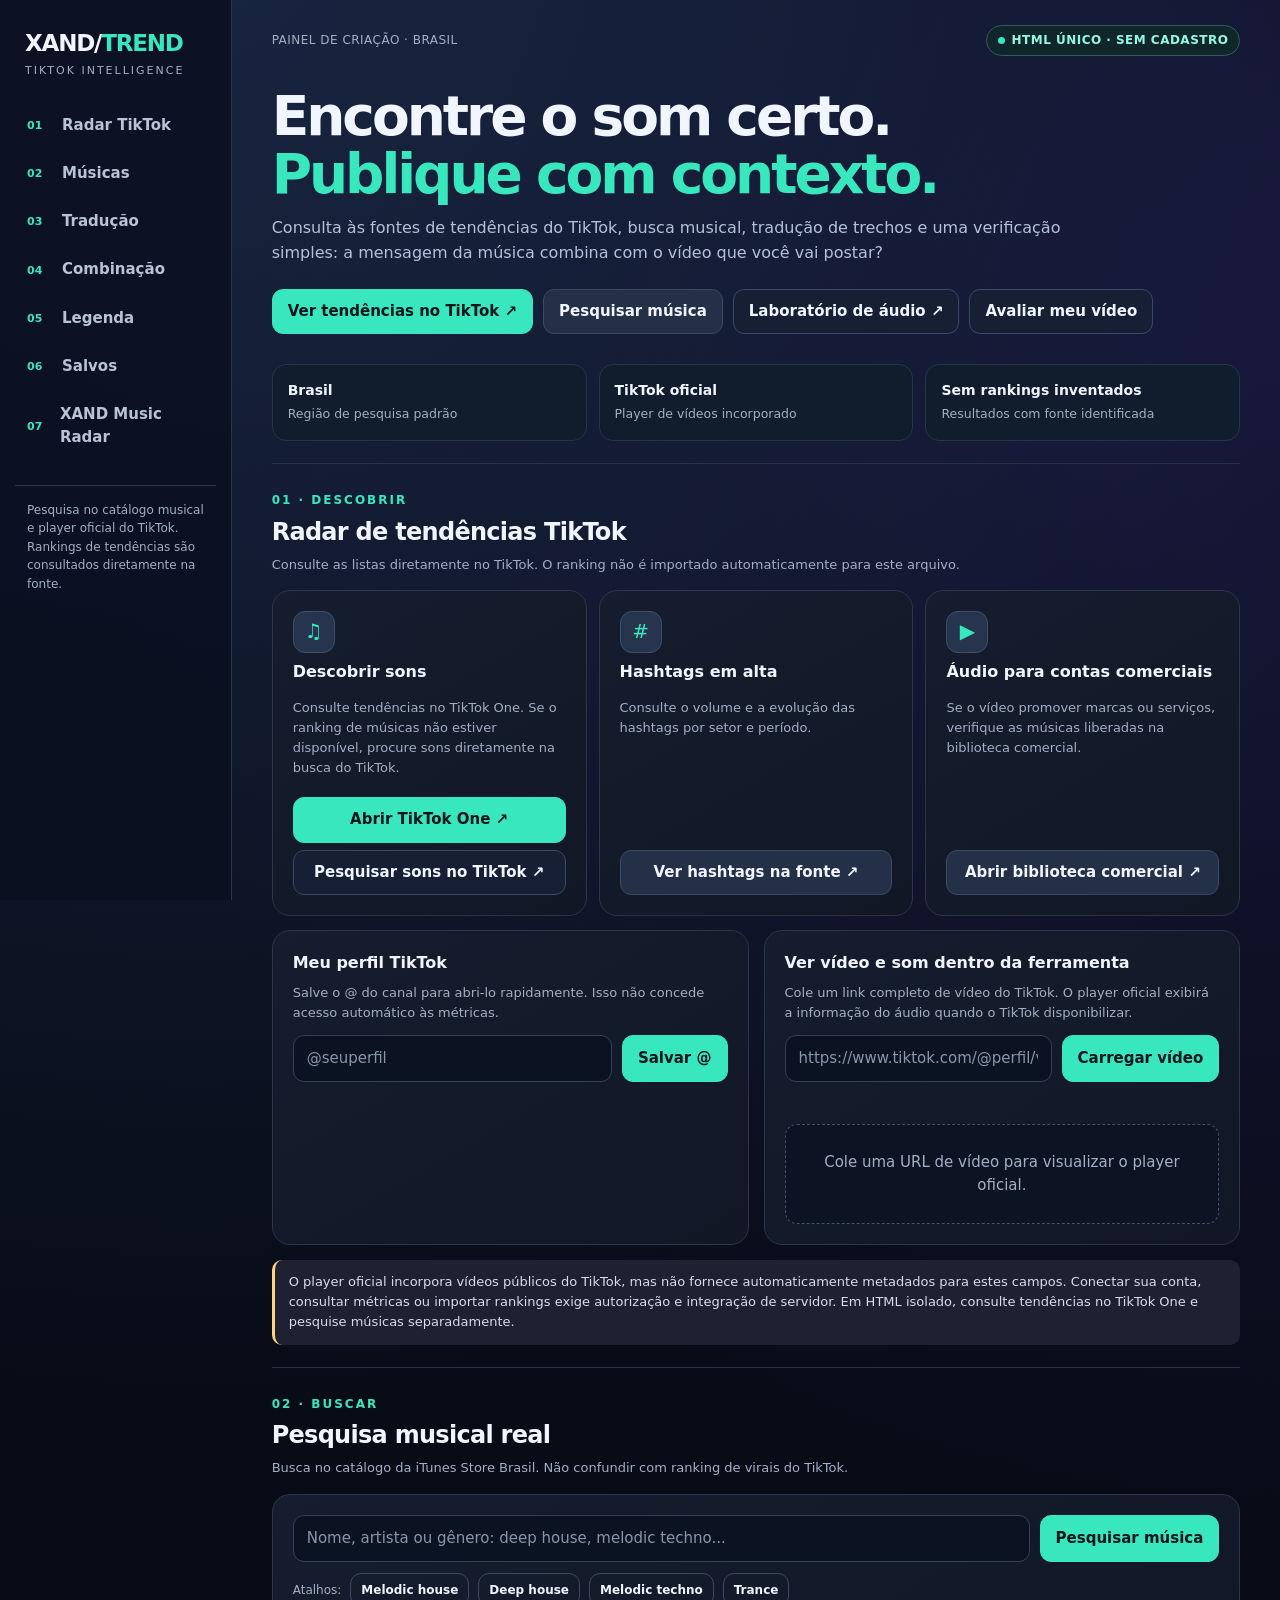
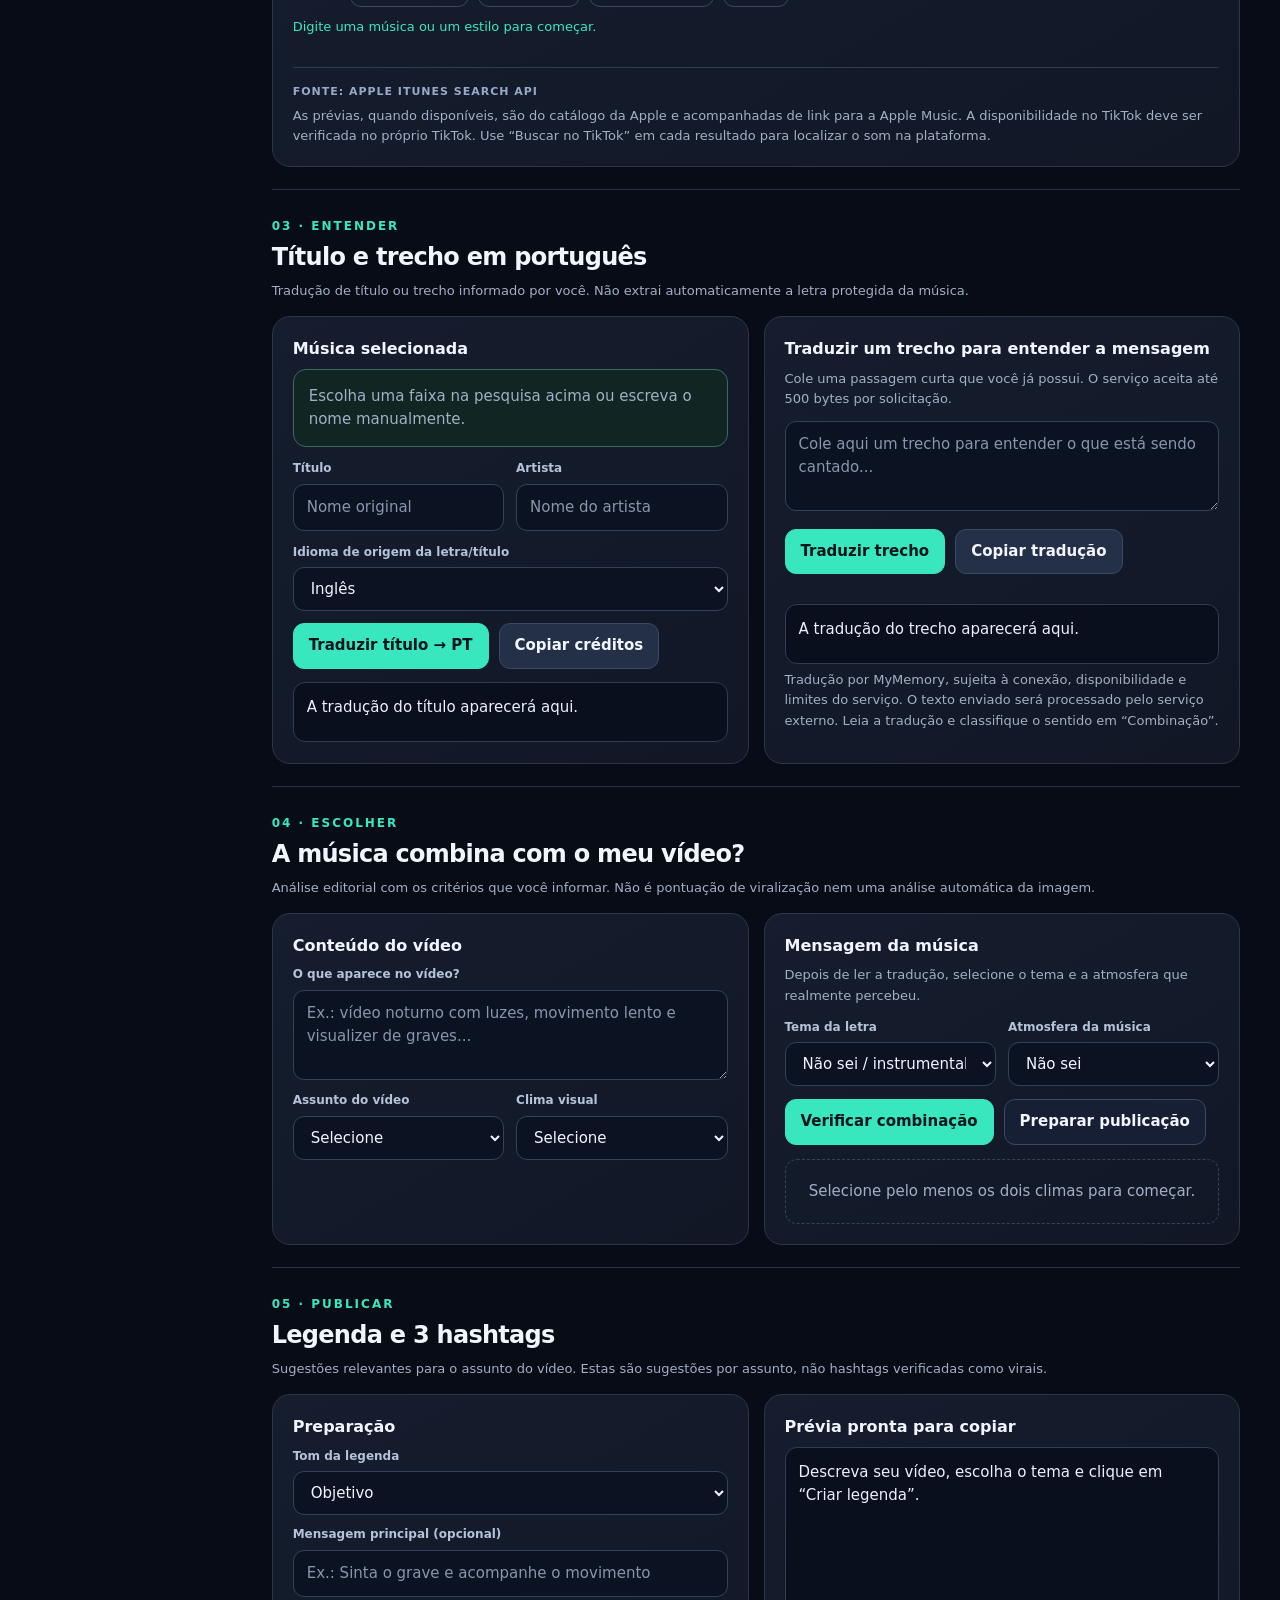
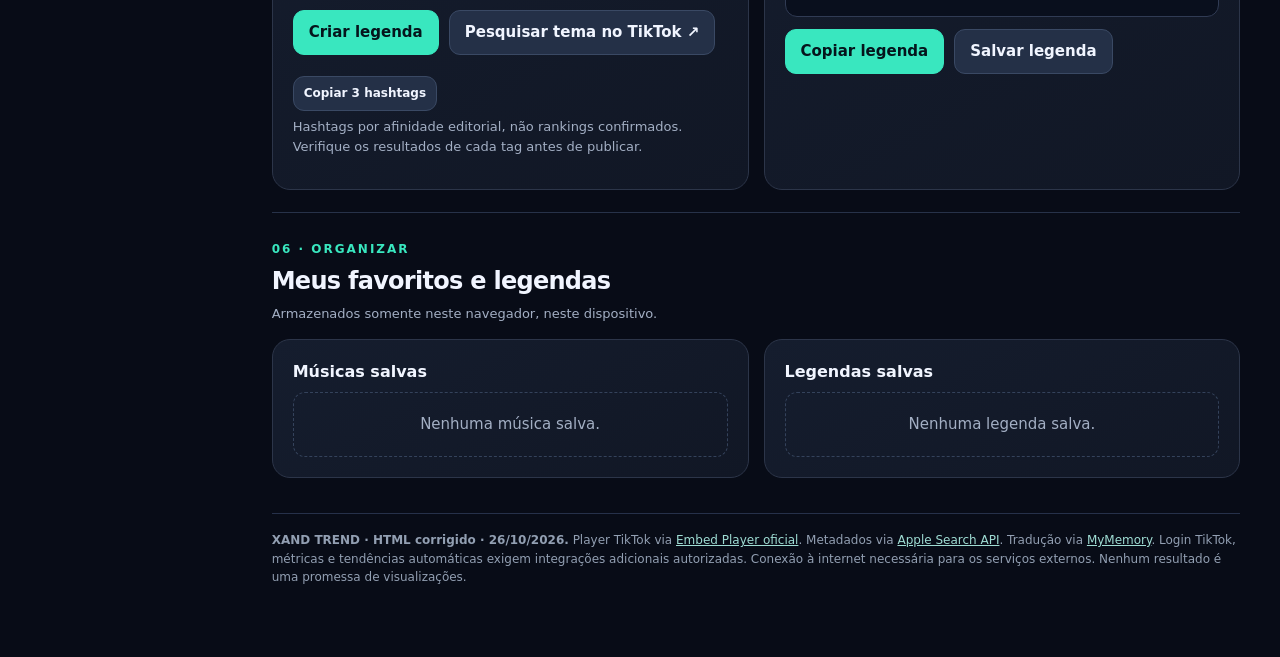
<file: index.html>
<!DOCTYPE html>
<html lang="pt-BR">
<head>
<meta charset="utf-8">
<meta name="viewport" content="width=device-width,initial-scale=1,viewport-fit=cover">
<meta name="theme-color" content="#0a1020">
<title>XAND • Radar TikTok | Música, contexto e publicação</title>
<style>
:root{--bg:#080c17;--panel:#111827;--panel2:#161e30;--line:#2c3549;--fg:#f1f5ff;--muted:#a3afc4;--accent:#39e7bf;--accent2:#7e89ff;--warn:#ffd27d;--err:#ff8b91;--radius:18px}*{box-sizing:border-box}html{scroll-behavior:smooth}body{margin:0;background:radial-gradient(circle at 15% -2%,#192642 0,transparent 36%),radial-gradient(circle at 100% 8%,#171539 0,transparent 32%),var(--bg);color:var(--fg);font:15px/1.55 system-ui,-apple-system,Segoe UI,Arial,sans-serif}a{color:inherit}button,input,select,textarea{font:inherit}button{cursor:pointer}button:disabled{opacity:.55;cursor:not-allowed}input,textarea,select{color:var(--fg);background:#0b1222;border:1px solid #35405a;border-radius:11px;width:100%;padding:11px 13px;outline:none}textarea{min-height:90px;resize:vertical}input:focus,textarea:focus,select:focus{border-color:var(--accent)}input::placeholder,textarea::placeholder{color:#8896ac}option{background:#151e30}.app{max-width:1320px;margin:auto;display:grid;grid-template-columns:232px minmax(0,1fr);min-height:100vh}.side{border-right:1px solid var(--line);padding:26px 15px;position:sticky;top:0;height:100vh;background:#0b1020d9}.mark{font-size:23px;letter-spacing:-1.2px;font-weight:900;padding:0 10px;display:block;text-decoration:none}.mark strong{color:var(--accent)}.brand-note{font-size:11px;letter-spacing:2px;color:var(--muted);padding:0 10px 25px}.side-nav{display:grid;gap:5px}.nav-link{display:flex;gap:10px;align-items:center;color:#b8c3d8;text-decoration:none;border-radius:10px;padding:10px 12px;font-weight:650}.nav-link:hover,.nav-link:focus{background:#1d2840;color:white}.nav-link .num{font-size:11px;color:var(--accent);width:25px}.side-foot{margin-top:25px;padding:15px 12px;border-top:1px solid var(--line);color:var(--muted);font-size:12px}.workspace{padding:25px clamp(16px,3.1vw,42px) 70px;min-width:0}.topline{display:flex;align-items:center;justify-content:space-between;gap:12px;color:var(--muted);font-size:12px;letter-spacing:.04em}.pill{display:inline-flex;align-items:center;gap:7px;border:1px solid #305d5c;background:#11262a;color:#95f9df;padding:5px 11px;border-radius:999px;font-weight:700;white-space:normal}.dot{width:7px;height:7px;border-radius:50%;background:var(--accent)}h1{font-size:clamp(31px,4.8vw,55px);line-height:1.07;letter-spacing:-.055em;margin:31px 0 12px;max-width:850px}h1 span{color:var(--accent)}.lede{color:#b5c2d6;max-width:830px;font-size:16px;margin:0 0 23px}.hero-actions,.actions{display:flex;gap:10px;flex-wrap:wrap}.btn{border:1px solid #3a4964;background:#243047;color:var(--fg);padding:10px 15px;border-radius:11px;text-decoration:none;display:inline-flex;align-items:center;justify-content:center;gap:7px;font-weight:700;min-height:41px}.btn:hover{background:#344364}.btn-primary{background:var(--accent);border-color:var(--accent);color:#05151c}.btn-primary:hover{background:#7ef8df}.btn-secondary{background:#171f34}.btn-small{padding:7px 10px;font-size:12px;min-height:33px}.btn-ghost{background:transparent}.statbar{display:grid;grid-template-columns:repeat(3,minmax(0,1fr));gap:12px;margin-top:30px}.stat{background:#111c2d;border:1px solid #25344d;border-radius:14px;padding:15px}.stat b{display:block;font-size:14px}.stat small{color:var(--muted)}section.module{padding-top:27px;margin-top:22px;border-top:1px solid #273249;scroll-margin-top:25px}.module-head{display:flex;justify-content:space-between;gap:12px;align-items:flex-end;margin-bottom:15px}.eyebrow{display:block;font-size:12px;color:var(--accent);letter-spacing:2px;font-weight:900;text-transform:uppercase;margin-bottom:4px}.module h2{font-size:24px;margin:0;letter-spacing:-.03em}.sub{color:var(--muted);margin:4px 0 0;font-size:13px}.grid-2{display:grid;grid-template-columns:repeat(2,minmax(0,1fr));gap:15px}.grid-3{display:grid;grid-template-columns:repeat(3,minmax(0,1fr));gap:12px}.panel{background:linear-gradient(150deg,#151d2e,#111725);border:1px solid var(--line);border-radius:var(--radius);padding:20px;min-width:0}.panel h3{margin:0 0 7px;font-size:16px}.panel p{color:var(--muted);font-size:13px;margin:6px 0 12px}.tile{display:flex;flex-direction:column;gap:7px}.tile .icon{width:42px;height:42px;background:#27344d;color:var(--accent);border:1px solid #39516e;border-radius:12px;display:grid;place-items:center;font-size:20px}.tile h3{margin:0}.tile .btn{margin-top:auto;width:100%}.muted{color:var(--muted)}.notice{background:#1d2131;border-left:3px solid var(--warn);padding:12px 14px;border-radius:10px;color:#d6ddef;font-size:13px;margin:15px 0}.field{display:flex;flex-direction:column;gap:6px}.field>label{font-size:12px;color:#b4c3d9;font-weight:700}.input-row{display:flex;gap:10px}.input-row>input{min-width:0;flex:1}.form-grid{display:grid;grid-template-columns:repeat(2,minmax(0,1fr));gap:12px}.row-flex{display:flex;align-items:center;gap:9px;flex-wrap:wrap}.results{display:grid;gap:10px;margin-top:14px}.track{display:grid;grid-template-columns:70px minmax(0,1fr);gap:12px;padding:12px;border:1px solid var(--line);border-radius:14px;background:#101a2a}.track>img{height:70px;width:70px;object-fit:cover;border-radius:10px;background:#29354a}.track h4{font-size:14px;margin:0;line-height:1.3}.track p{margin:3px 0;font-size:12px;color:var(--muted)}.track .actions{margin-top:8px}.track audio{display:block;width:min(100%,330px);height:34px;margin-top:7px}a.ext{color:#a8e7d9;text-underline-offset:3px}.hint{font-size:12px;color:var(--muted)}.status{font-size:13px;color:var(--accent);min-height:20px;margin-top:10px}.status.error{color:var(--err)}.highlight{border:1px solid #386b62;background:#112522;padding:15px;border-radius:13px}.highlight strong{color:#aaf7de}.preview{margin-top:12px;min-height:100px;display:grid;place-items:center;border-radius:12px;background:#0c1424;border:1px dashed #41506b;overflow:hidden;text-align:center}.preview iframe{display:block;width:min(100%,340px);height:610px;border:0;background:#06080d}.preview.empty{padding:20px;color:var(--muted)}.out{min-height:60px;white-space:pre-wrap;overflow-wrap:anywhere;background:#090f1d;border:1px solid #303b54;border-radius:12px;padding:13px;color:#e9f1ff}.tag-cloud{display:flex;gap:7px;flex-wrap:wrap;margin-top:9px}.tag{border:1px solid #3a6363;color:#baffec;background:#102d2c;border-radius:99px;padding:6px 10px;font-weight:750}.bar{height:5px;border-radius:8px;background:#29364d;overflow:hidden;margin-top:9px}.bar-inner{height:100%;background:linear-gradient(90deg,var(--accent2),var(--accent))}.saved-row{padding:11px 0;border-bottom:1px solid #2a3449;display:flex;justify-content:space-between;gap:12px;align-items:center}.saved-row:last-child{border-bottom:0}.saved-row b{display:block}.saved-row small{display:block;color:var(--muted)}.footer{font-size:12px;color:#929fb2;border-top:1px solid #26314a;margin-top:35px;padding-top:17px}.footer a{color:#9fddd4}.sep{height:1px;background:#303b52;margin:15px 0}.source{color:#98aaca;font-size:11px;text-transform:uppercase;letter-spacing:.09em;font-weight:800}.selected-indicator{font-size:12px;color:#9bebda}.copyfeedback{position:fixed;right:18px;bottom:18px;z-index:5;background:#153b32;color:#caffeb;border:1px solid #3d866e;padding:10px 15px;border-radius:12px;box-shadow:0 10px 35px #0008;opacity:0;transform:translateY(8px);transition:.2s;pointer-events:none}.copyfeedback.visible{opacity:1;transform:translateY(0)}dialog{background:#151d2e;color:var(--fg);border:1px solid var(--line);border-radius:18px;max-width:min(94vw,570px);padding:22px}dialog::backdrop{background:#030713ca}dialog p{color:var(--muted)}dialog textarea{max-height:38vh;min-height:110px}.visuallyhidden{position:absolute;width:1px;height:1px;clip:rect(0,0,0,0);overflow:hidden}.mini{font-size:12px}.step{color:var(--accent);font-weight:800;font-size:11px;letter-spacing:1px}.emptyinfo{padding:20px;color:var(--muted);border:1px dashed #34425b;border-radius:12px;text-align:center}.meta-chips{display:flex;gap:7px;flex-wrap:wrap}.meta-chips span{padding:3px 8px;background:#243146;border-radius:99px;font-size:12px}.help{display:none}.help.show{display:block}@media(max-width:980px){.app{grid-template-columns:1fr}.side{height:auto;position:relative;padding:13px 17px;border-right:0;border-bottom:1px solid var(--line);display:flex;align-items:center;justify-content:space-between;gap:10px}.brand-note,.side-foot{display:none}.side-nav{display:flex;overflow-x:auto;gap:2px}.nav-link{font-size:11px;white-space:nowrap;padding:8px}.nav-link .num{display:none}.mark{font-size:18px;white-space:nowrap}.workspace{padding-top:20px}}@media(max-width:650px){h1{margin-top:18px}.grid-2,.grid-3,.form-grid,.statbar{grid-template-columns:1fr}.side{display:block}.side-nav{margin-top:7px}.panel{padding:15px}.input-row{flex-wrap:wrap}.input-row>.btn{width:100%}.module-head{display:block}.track{grid-template-columns:56px minmax(0,1fr)}.track>img{height:56px;width:56px}.topline{align-items:flex-start}.statbar{gap:7px}.stat{padding:11px}.hero-actions .btn{flex:1}.preview iframe{height:530px}}@media(prefers-reduced-motion:reduce){*{scroll-behavior:auto!important;transition:none!important}}

/* Correção responsiva: a navegação horizontal não pode alargar a grade no celular. */
@media(max-width:980px){.app{width:100%;max-width:100vw;min-width:0}.side,.workspace{width:100%;min-width:0}.side>div,.side-nav{min-width:0;max-width:100%}.side-nav{overflow-x:auto;overscroll-behavior-x:contain}.nav-link{flex-shrink:0}}
@media(max-width:650px){.hero-actions .btn{flex:1 1 100%;min-width:0}.topline{flex-wrap:wrap}.topline .pill{max-width:100%}}
</style>
</head>
<body>
<div class="app">
<aside class="side" aria-label="Navegação">
<div><a href="#inicio" class="mark">XAND<span style="color:#fff">/</span><strong>TREND</strong></a><div class="brand-note">TIKTOK INTELLIGENCE</div></div>
<nav class="side-nav"><a href="#radar" class="nav-link"><span class="num">01</span> Radar TikTok</a><a href="#musicas" class="nav-link"><span class="num">02</span> Músicas</a><a href="#traducao" class="nav-link"><span class="num">03</span> Tradução</a><a href="#compatibilidade" class="nav-link"><span class="num">04</span> Combinação</a><a href="#legenda" class="nav-link"><span class="num">05</span> Legenda</a><a href="#salvos" class="nav-link"><span class="num">06</span> Salvos</a><a href="./radar-lab.html" class="nav-link"><span class="num">07</span> XAND Music Radar</a></nav>
<div class="side-foot">Pesquisa no catálogo musical e player oficial do TikTok. Rankings de tendências são consultados diretamente na fonte.</div>
</aside>
<main class="workspace" id="inicio">
<div class="topline"><span>PAINEL DE CRIAÇÃO · BRASIL</span><span class="pill"><span class="dot"></span> HTML ÚNICO · SEM CADASTRO</span></div>
<h1>Encontre o som certo.<br><span>Publique com contexto.</span></h1>
<p class="lede">Consulta às fontes de tendências do TikTok, busca musical, tradução de trechos e uma verificação simples: a mensagem da música combina com o vídeo que você vai postar?</p>
<div class="hero-actions"><a class="btn btn-primary" href="#radar">Ver tendências no TikTok ↗</a><a class="btn" href="#musicas">Pesquisar música</a><a class="btn btn-secondary" href="./radar-lab.html">Laboratório de áudio ↗</a><a class="btn btn-secondary" href="#compatibilidade">Avaliar meu vídeo</a></div>
<div class="statbar"><div class="stat"><b>Brasil</b><small>Região de pesquisa padrão</small></div><div class="stat"><b>TikTok oficial</b><small>Player de vídeos incorporado</small></div><div class="stat"><b>Sem rankings inventados</b><small>Resultados com fonte identificada</small></div></div>
<section class="module" id="radar">
<div class="module-head"><div><span class="eyebrow">01 · DESCOBRIR</span><h2>Radar de tendências TikTok</h2><p class="sub">Consulte as listas diretamente no TikTok. O ranking não é importado automaticamente para este arquivo.</p></div></div>
<div class="grid-3">
<div class="panel tile"><div class="icon">♫</div><h3>Descobrir sons</h3><p>Consulte tendências no TikTok One. Se o ranking de músicas não estiver disponível, procure sons diretamente na busca do TikTok.</p><a class="btn btn-primary" target="_blank" rel="noopener noreferrer" href="https://ads.tiktok.com/creative/creativeCenter/trends?countryCode=BR">Abrir TikTok One ↗</a><a class="btn btn-secondary" target="_blank" rel="noopener noreferrer" href="https://www.tiktok.com/search?q=musicas%20em%20alta">Pesquisar sons no TikTok ↗</a></div><div class="panel tile"><div class="icon">#</div><h3>Hashtags em alta</h3><p>Consulte o volume e a evolução das hashtags por setor e período.</p><a class="btn" target="_blank" rel="noopener noreferrer" href="https://ads.tiktok.com/creative/creativeCenter/trends/hashtag?countryCode=BR&period=7">Ver hashtags na fonte ↗</a></div>
<div class="panel tile"><div class="icon">▶</div><h3>Áudio para contas comerciais</h3><p>Se o vídeo promover marcas ou serviços, verifique as músicas liberadas na biblioteca comercial.</p><a class="btn" target="_blank" rel="noopener noreferrer" href="https://ads.tiktok.com/business/creativecenter/music/pc/pt">Abrir biblioteca comercial ↗</a></div>
</div>
<div class="grid-2" style="margin-top:14px"><div class="panel"><h3>Meu perfil TikTok</h3><p>Salve o @ do canal para abri-lo rapidamente. Isso não concede acesso automático às métricas.</p><div class="input-row"><input id="handle" aria-label="Usuário TikTok" placeholder="@seuperfil" autocomplete="off" maxlength="35"><button type="button" id="save-handle" class="btn btn-primary">Salvar @</button></div><div id="handle-status" class="status" role="status"></div><a id="profile-link" class="btn btn-small btn-secondary" target="_blank" rel="noopener noreferrer" style="display:none">Abrir meu perfil ↗</a></div>
<div class="panel"><h3>Ver vídeo e som dentro da ferramenta</h3><p>Cole um link completo de vídeo do TikTok. O player oficial exibirá a informação do áudio quando o TikTok disponibilizar.</p><div class="input-row"><input id="tt-url" type="url" placeholder="https://www.tiktok.com/@perfil/video/123..." aria-label="Link de vídeo TikTok"><button type="button" class="btn btn-primary" id="load-tiktok">Carregar vídeo</button></div><div id="tiktok-status" class="status" role="status"></div><a id="video-original" class="btn btn-small btn-secondary" target="_blank" rel="noopener noreferrer" style="display:none;margin-top:5px">Abrir vídeo no TikTok ↗</a><div class="preview empty" id="tiktok-player"><span>Cole uma URL de vídeo para visualizar o player oficial.</span></div></div></div>
<div class="notice">O player oficial incorpora vídeos públicos do TikTok, mas não fornece automaticamente metadados para estes campos. Conectar sua conta, consultar métricas ou importar rankings exige autorização e integração de servidor. Em HTML isolado, consulte tendências no TikTok One e pesquise músicas separadamente.</div>
</section>
<section class="module" id="musicas">
<div class="module-head"><div><span class="eyebrow">02 · BUSCAR</span><h2>Pesquisa musical real</h2><p class="sub">Busca no catálogo da iTunes Store Brasil. Não confundir com ranking de virais do TikTok.</p></div></div>
<div class="panel"><div class="input-row"><input id="song-q" placeholder="Nome, artista ou gênero: deep house, melodic techno..." aria-label="Pesquisar música" autocomplete="off"><button class="btn btn-primary" id="song-search">Pesquisar música</button></div><div class="row-flex" style="margin-top:11px"><span class="hint">Atalhos:</span><button type="button" class="btn btn-small btn-ghost quick" data-query="melodic house">Melodic house</button><button type="button" class="btn btn-small btn-ghost quick" data-query="deep house">Deep house</button><button type="button" class="btn btn-small btn-ghost quick" data-query="melodic techno">Melodic techno</button><button type="button" class="btn btn-small btn-ghost quick" data-query="trance">Trance</button></div><div id="song-status" class="status" role="status">Digite uma música ou um estilo para começar.</div><div id="song-results" class="results"></div><div class="sep"></div><div class="source">Fonte: Apple iTunes Search API</div><p class="hint" style="margin-bottom:0">As prévias, quando disponíveis, são do catálogo da Apple e acompanhadas de link para a Apple Music. A disponibilidade no TikTok deve ser verificada no próprio TikTok. Use “Buscar no TikTok” em cada resultado para localizar o som na plataforma.</p></div>
</section>
<section class="module" id="traducao"><div class="module-head"><div><span class="eyebrow">03 · ENTENDER</span><h2>Título e trecho em português</h2><p class="sub">Tradução de título ou trecho informado por você. Não extrai automaticamente a letra protegida da música.</p></div></div><div class="grid-2"><div class="panel"><h3>Música selecionada</h3><div id="selected-track" class="highlight"><span class="muted">Escolha uma faixa na pesquisa acima ou escreva o nome manualmente.</span></div><div class="form-grid" style="margin-top:12px"><div class="field"><label for="manual-title">Título</label><input id="manual-title" placeholder="Nome original"></div><div class="field"><label for="manual-artist">Artista</label><input id="manual-artist" placeholder="Nome do artista"></div></div><div class="field" style="margin-top:12px"><label for="lang-source">Idioma de origem da letra/título</label><select id="lang-source"><option value="en">Inglês</option><option value="es">Espanhol</option><option value="fr">Francês</option><option value="it">Italiano</option><option value="de">Alemão</option><option value="ja">Japonês</option><option value="ko">Coreano</option><option value="pt">Português</option></select></div><div class="actions" style="margin-top:12px"><button class="btn btn-primary" id="translate-title">Traduzir título → PT</button><button class="btn" id="copy-credit">Copiar créditos</button></div><div id="title-output" class="out" style="margin-top:13px">A tradução do título aparecerá aqui.</div></div><div class="panel"><h3>Traduzir um trecho para entender a mensagem</h3><p>Cole uma passagem curta que você já possui. O serviço aceita até 500 bytes por solicitação.</p><textarea id="lyric-excerpt" placeholder="Cole aqui um trecho para entender o que está sendo cantado..." maxlength="450"></textarea><div class="actions" style="margin-top:11px"><button class="btn btn-primary" id="translate-excerpt">Traduzir trecho</button><button class="btn" id="copy-translation">Copiar tradução</button></div><div id="translate-status" role="status" class="status"></div><div id="excerpt-output" class="out">A tradução do trecho aparecerá aqui.</div><p class="hint">Tradução por MyMemory, sujeita à conexão, disponibilidade e limites do serviço. O texto enviado será processado pelo serviço externo. Leia a tradução e classifique o sentido em “Combinação”.</p></div></div></section>
<section class="module" id="compatibilidade"><div class="module-head"><div><span class="eyebrow">04 · ESCOLHER</span><h2>A música combina com o meu vídeo?</h2><p class="sub">Análise editorial com os critérios que você informar. Não é pontuação de viralização nem uma análise automática da imagem.</p></div></div>
<div class="grid-2"><div class="panel"><h3>Conteúdo do vídeo</h3><div class="field"><label for="video-desc">O que aparece no vídeo?</label><textarea id="video-desc" placeholder="Ex.: vídeo noturno com luzes, movimento lento e visualizer de graves..."></textarea></div><div class="form-grid" style="margin-top:11px"><div class="field"><label for="content-theme">Assunto do vídeo</label><select id="content-theme"><option value="">Selecione</option><option value="eletronica">Música eletrônica / visualizer</option><option value="natureza">Natureza / paisagem</option><option value="viagem">Viagem / turismo</option><option value="humor">Humor</option><option value="motivacao">Motivação / superação</option><option value="romance">Romance / casal</option><option value="melancolia">Reflexão / saudade</option><option value="autoescola">Autoescola / carros / moto</option><option value="tutorial">Tutorial / dica</option><option value="festa">Festa / dança</option><option value="outro">Outro</option></select></div><div class="field"><label for="video-mood">Clima visual</label><select id="video-mood"><option value="">Selecione</option><option value="energico">Energético</option><option value="calmo">Calmo</option><option value="sombrio">Sombrio / misterioso</option><option value="emocional">Emocional</option><option value="alegre">Alegre / leve</option><option value="cinematografico">Cinematográfico</option></select></div></div></div><div class="panel"><h3>Mensagem da música</h3><p>Depois de ler a tradução, selecione o tema e a atmosfera que realmente percebeu.</p><div class="form-grid"><div class="field"><label for="music-theme">Tema da letra</label><select id="music-theme"><option value="">Não sei / instrumental</option><option value="festa">Festa / diversão</option><option value="romance">Amor / relacionamento</option><option value="melancolia">Tristeza / saudade</option><option value="motivacao">Superação / força</option><option value="viagem">Liberdade / aventura</option><option value="sombrio">Mistério / tensão</option><option value="neutro">Sem mensagem dominante</option></select></div><div class="field"><label for="music-mood">Atmosfera da música</label><select id="music-mood"><option value="">Não sei</option><option value="energico">Energético</option><option value="calmo">Calmo</option><option value="sombrio">Sombrio / misterioso</option><option value="emocional">Emocional</option><option value="alegre">Alegre / leve</option><option value="cinematografico">Cinematográfico</option></select></div></div><div class="actions" style="margin-top:13px"><button class="btn btn-primary" id="evaluate">Verificar combinação</button><a class="btn btn-secondary" href="#legenda">Preparar publicação</a></div><div id="match-output" style="margin-top:14px" aria-live="polite"><div class="emptyinfo">Selecione pelo menos os dois climas para começar.</div></div></div></div></section>
<section class="module" id="legenda"><div class="module-head"><div><span class="eyebrow">05 · PUBLICAR</span><h2>Legenda e 3 hashtags</h2><p class="sub">Sugestões relevantes para o assunto do vídeo. Estas são sugestões por assunto, não hashtags verificadas como virais.</p></div></div><div class="grid-2"><div class="panel"><h3>Preparação</h3><div class="field"><label for="caption-style">Tom da legenda</label><select id="caption-style"><option value="direto">Objetivo</option><option value="atmosferico">Atmosférico</option><option value="curiosidade">Pergunta para engajamento</option><option value="educativo">Informativo</option></select></div><div class="field" style="margin-top:10px"><label for="extra-caption">Mensagem principal (opcional)</label><input id="extra-caption" placeholder="Ex.: Sinta o grave e acompanhe o movimento"></div><div class="actions" style="margin-top:13px"><button class="btn btn-primary" id="make-caption">Criar legenda</button><a class="btn" id="tiktok-search" href="https://www.tiktok.com/search?q=musica" target="_blank" rel="noopener noreferrer">Pesquisar tema no TikTok ↗</a></div><div id="tags-output" class="tag-cloud"></div><div class="actions" style="margin-top:12px"><button class="btn btn-small" id="copy-tags">Copiar 3 hashtags</button></div><p class="hint">Hashtags por afinidade editorial, não rankings confirmados. Verifique os resultados de cada tag antes de publicar.</p></div><div class="panel"><h3>Prévia pronta para copiar</h3><div id="caption-output" class="out" style="min-height:170px">Descreva seu vídeo, escolha o tema e clique em “Criar legenda”.</div><div class="actions" style="margin-top:12px"><button class="btn btn-primary" id="copy-caption">Copiar legenda</button><button class="btn" id="save-caption">Salvar legenda</button></div><div id="caption-status" class="status" role="status"></div></div></div></section>
<section class="module" id="salvos"><div class="module-head"><div><span class="eyebrow">06 · ORGANIZAR</span><h2>Meus favoritos e legendas</h2><p class="sub">Armazenados somente neste navegador, neste dispositivo.</p></div></div><div class="grid-2"><div class="panel"><h3>Músicas salvas</h3><div id="saved-tracks"><div class="emptyinfo">Nenhuma música salva.</div></div></div><div class="panel"><h3>Legendas salvas</h3><div id="saved-captions"><div class="emptyinfo">Nenhuma legenda salva.</div></div></div></div></section>
<footer class="footer"><b>XAND TREND · HTML corrigido · 26/10/2026.</b> Player TikTok via <a target="_blank" rel="noopener noreferrer" href="https://developers.tiktok.com/docs/en/embed-player">Embed Player oficial</a>. Metadados via <a href="https://performance-partners.apple.com/resources/documentation/itunes-store-web-service-search-api/" target="_blank" rel="noopener noreferrer">Apple Search API</a>. Tradução via <a href="https://mymemory.translated.net/doc/spec.php" target="_blank" rel="noopener noreferrer">MyMemory</a>. Login TikTok, métricas e tendências automáticas exigem integrações adicionais autorizadas. Conexão à internet necessária para os serviços externos. Nenhum resultado é uma promessa de visualizações.</footer>
</main></div><div id="toast" class="copyfeedback" aria-live="polite"></div><dialog id="copy-dialog" aria-labelledby="copy-dialog-title"><h3 id="copy-dialog-title">Copiar manualmente</h3><p>O navegador bloqueou a cópia automática. Selecione o texto abaixo e use Copiar.</p><textarea id="manual-copy" readonly rows="6"></textarea><div class="actions" style="margin-top:12px"><button type="button" class="btn btn-primary" id="select-manual-copy">Selecionar texto</button><button type="button" class="btn" id="close-copy">Fechar</button></div></dialog>
<script>
(function(){'use strict';
const $=id=>document.getElementById(id);
const KEY='xand_trend_v1'; // Mantém os favoritos das versões anteriores.
let db={handle:'',tracks:[],captions:[]};
try{const v=JSON.parse(localStorage.getItem(KEY)||'null');if(v&&typeof v==='object')db={handle:typeof v.handle==='string'?v.handle:'',tracks:Array.isArray(v.tracks)?v.tracks:[],captions:Array.isArray(v.captions)?v.captions:[]};}catch(e){}
let current=null, translation='',generatedCaption='',generatedTags=[];
const esc=s=>String(s??'').replace(/[&<>"']/g,c=>({'&':'&amp;','<':'&lt;','>':'&gt;','"':'&quot;',"'":'&#39;'}[c]));
const clean=s=>String(s??'').trim().slice(0,250);
const save=()=>{try{localStorage.setItem(KEY,JSON.stringify(db));return true}catch(e){toast('O navegador bloqueou o armazenamento local.');return false}};
const status=(id,msg,err=false)=>{const el=$(id);el.textContent=msg;el.classList.toggle('error',err)};
let toastTimer;function toast(msg){const el=$('toast');el.textContent=msg;el.classList.add('visible');clearTimeout(toastTimer);toastTimer=setTimeout(()=>el.classList.remove('visible'),2700)}
async function copy(text){
 if(!text||!text.trim()){toast('Não há texto para copiar.');return false}
 try{if(navigator.clipboard&&window.isSecureContext){await navigator.clipboard.writeText(text);toast('Copiado com sucesso.');return true}}catch(e){}
 const area=document.createElement('textarea');area.value=text;area.setAttribute('readonly','');area.style.cssText='position:fixed;top:2px;left:2px;width:2px;height:2px;opacity:0';document.body.appendChild(area);area.focus();area.select();area.setSelectionRange(0,area.value.length);
 let ok=false;try{ok=document.execCommand('copy')}catch(e){}area.remove();
 if(ok){toast('Copiado com sucesso.');return true}
 $('manual-copy').value=text;const dialog=$('copy-dialog');if(typeof dialog.showModal==='function'){dialog.showModal();}else{dialog.setAttribute('open','');}
 $('manual-copy').focus();$('manual-copy').select();toast('Selecione o texto e copie manualmente.');return false;
}
$('select-manual-copy').addEventListener('click',()=>{$('manual-copy').focus();$('manual-copy').select()});
$('close-copy').addEventListener('click',()=>{if(typeof $('copy-dialog').close==='function')$('copy-dialog').close();else $('copy-dialog').removeAttribute('open')});

function onlyHttps(url){try{const u=new URL(url);return u.protocol==='https:'?u.toString():''}catch(e){return ''}}
function safeTikTokHost(u){return u.hostname==='tiktok.com'||u.hostname==='www.tiktok.com'||u.hostname.endsWith('.tiktok.com')}
$('handle').value=db.handle;
function showHandle(){if(!db.handle){$('profile-link').style.display='none';return}const url='https://www.tiktok.com/@'+encodeURIComponent(db.handle);$('profile-link').href=url;$('profile-link').style.display='inline-flex'}showHandle();
$('save-handle').addEventListener('click',()=>{let v=$('handle').value.trim().replace(/^@/,'');if(!/^[\w.]{2,24}$/.test(v)){status('handle-status','Digite um @ válido (letras, números, ponto e sublinhado).',true);return}db.handle=v;save();showHandle();status('handle-status','Perfil salvo neste navegador.');});
let activePlayerId='';
window.addEventListener('message',(ev)=>{
 if(ev.origin!=='https://www.tiktok.com'||!activePlayerId)return;
 if(!ev.data||ev.data['x-tiktok-player']!==true)return;
 if(ev.data.type==='onPlayerReady')status('tiktok-status','Player TikTok pronto. Consulte o nome do som no próprio player.');
 if(ev.data.type==='onPlayerError')status('tiktok-status','O TikTok não disponibilizou este vídeo no player. Abra pelo link original.',true);
});
$('load-tiktok').addEventListener('click',()=>{
 let url;try{url=new URL($('tt-url').value.trim());}catch(e){status('tiktok-status','Informe uma URL válida de vídeo.',true);return}
 if(url.protocol!=='https:'||!safeTikTokHost(url)){status('tiktok-status','Use um link do domínio oficial tiktok.com.',true);return}
 const match=url.pathname.match(/\/(?:video\/|player\/v1\/)(\d{10,25})(?:\/|$)/);
 if(!match){status('tiktok-status','Use o link completo /@perfil/video/ID. Abra links curtos no navegador e copie o endereço final.',true);return}
 const iframe=document.createElement('iframe');iframe.title='Player oficial TikTok';iframe.src='https://www.tiktok.com/player/v1/'+match[1]+'?music_info=1&description=1&autoplay=0&controls=1&muted=0';iframe.loading='eager';iframe.referrerPolicy='strict-origin-when-cross-origin';iframe.allow='fullscreen; encrypted-media; picture-in-picture';iframe.setAttribute('allowfullscreen','');activePlayerId=match[1];
 $('tiktok-player').replaceChildren(iframe);$('tiktok-player').classList.remove('empty');$('video-original').href=url.toString();$('video-original').style.display='inline-flex';
 status('tiktok-status','Solicitando o player ao TikTok…');
 iframe.addEventListener('load',()=>{if(activePlayerId===match[1])status('tiktok-status','O player foi inserido. Se o TikTok não liberar a reprodução, abra o vídeo original.')});
 iframe.addEventListener('error',()=>status('tiktok-status','Falha ao carregar o player. Abra o vídeo original.',true));
});

function chosenTitle(){return clean($('manual-title').value)|| (current?.trackName||'')}
function chosenArtist(){return clean($('manual-artist').value)|| (current?.artistName||'')}
function selectTrack(track){invalidateOutputs();current={trackId:track.trackId||null,trackName:clean(track.trackName),artistName:clean(track.artistName),primaryGenreName:clean(track.primaryGenreName),artworkUrl100:track.artworkUrl100||'',trackViewUrl:onlyHttps(track.trackViewUrl),previewUrl:onlyHttps(track.previewUrl)};$('manual-title').value=current.trackName;$('manual-artist').value=current.artistName;translation='';$('title-output').textContent='Título selecionado. Clique em “Traduzir título → PT” para solicitar a tradução.';showSelected();toast('Música selecionada.');}
function showSelected(){const t=chosenTitle(),a=chosenArtist();$('selected-track').innerHTML=t?'<strong>'+esc(t)+'</strong><div class="muted">'+esc(a||'Artista não informado')+'</div>'+((current&&current.primaryGenreName)?'<div class="meta-chips" style="margin-top:8px"><span>'+esc(current.primaryGenreName)+'</span></div>':''):'<span class="muted">Escolha uma faixa na pesquisa acima ou escreva o nome manualmente.</span>'}
function invalidateOutputs(){translation='';$('excerpt-output').textContent='A tradução do trecho aparecerá aqui.';$('title-output').textContent='A tradução do título aparecerá aqui.';generatedCaption='';generatedTags=[];$('caption-output').textContent='Dados alterados. Gere novamente a legenda.';$('tags-output').textContent='';status('caption-status','');}
$('manual-title').addEventListener('input',()=>{current=null;invalidateOutputs();showSelected()});$('manual-artist').addEventListener('input',()=>{current=null;invalidateOutputs();showSelected()});
$('lang-source').addEventListener('change',()=>{translation='';$('title-output').textContent='Idioma alterado. Traduza o título novamente.';$('excerpt-output').textContent='Idioma alterado. Traduza o trecho novamente.'});
$('lyric-excerpt').addEventListener('input',()=>{translation='';$('excerpt-output').textContent='Trecho alterado. Solicite nova tradução.'});
function hasTrack(track){return db.tracks.some(t=>t.trackName===track.trackName&&t.artistName===track.artistName)}
function renderTracks(list){const out=$('song-results');if(!list.length){out.innerHTML='<div class="emptyinfo">Nenhuma faixa encontrada neste catálogo. Experimente outra busca.</div>';return}out.innerHTML=list.map((t,i)=>{const art=onlyHttps(t.artworkUrl100||'');const link=onlyHttps(t.trackViewUrl||'');const prev=onlyHttps(t.previewUrl||'');return '<article class="track"><img alt="Capa do álbum" loading="lazy" src="'+esc(art)+'"><div><h4>'+esc(t.trackName||'Sem título')+'</h4><p>'+esc(t.artistName||'Artista não informado')+' · '+esc(t.primaryGenreName||'Gênero não informado')+'</p><div class="actions"><button type="button" class="btn btn-primary btn-small" data-select="'+i+'">Selecionar</button><button type="button" class="btn btn-small" data-save="'+i+'">Salvar ☆</button>'+'<a class="btn btn-small btn-ghost" target="_blank" rel="noopener noreferrer" href="https://www.tiktok.com/search?q='+encodeURIComponent(t.trackName+' '+t.artistName)+'">Buscar no TikTok ↗</a>'+(link?'<a class="btn btn-small btn-ghost" target="_blank" rel="noopener noreferrer" href="'+esc(link)+'">Apple Music ↗</a>':'')+'</div>'+(prev&&link?'<audio controls preload="none" src="'+esc(prev)+'" aria-label="Prévia de '+esc(t.trackName)+'"></audio>':'')+'</div></article>'}).join('');out.querySelectorAll('[data-select]').forEach(b=>b.addEventListener('click',()=>{selectTrack(list[Number(b.dataset.select)]);$('traducao').scrollIntoView({behavior:'smooth',block:'start'})}));out.querySelectorAll('[data-save]').forEach(b=>b.addEventListener('click',()=>{let t=list[Number(b.dataset.save)];if(!hasTrack(t)){db.tracks.unshift({trackName:clean(t.trackName),artistName:clean(t.artistName),primaryGenreName:clean(t.primaryGenreName),artworkUrl100:onlyHttps(t.artworkUrl100),trackViewUrl:onlyHttps(t.trackViewUrl)});db.tracks=db.tracks.slice(0,80);save();renderSaved();toast('Música salva.')}else toast('Essa música já está salva.')}));}
let searchSequence=0;
function searchMusic(){const q=$('song-q').value.trim();if(q.length<2){status('song-status','Informe pelo menos 2 caracteres.',true);return}const seq=++searchSequence;status('song-status','Consultando o catálogo musical…');$('song-results').innerHTML='';const cb='xandTunes'+seq;const s=document.createElement('script');let done=false;const finish=(err,result)=>{if(done)return;done=true;clearTimeout(timer);s.remove();try{delete window[cb]}catch(e){window[cb]=undefined}if(seq!==searchSequence)return;if(err){status('song-status','Falha ao consultar o catálogo. Confira a conexão e tente novamente.',true);return}let list=(result&&Array.isArray(result.results)?result.results:[]).filter(t=>t.wrapperType==='track'&&t.trackName&&t.artistName);status('song-status',list.length+' música(s) encontrada(s). Não indica tendência no TikTok.');renderTracks(list)};window[cb]=(data)=>finish(false,data);const url=new URL('https://itunes.apple.com/search');url.searchParams.set('term',q);url.searchParams.set('media','music');url.searchParams.set('entity','song');url.searchParams.set('country','BR');url.searchParams.set('limit','24');url.searchParams.set('callback',cb);s.src=url.toString();s.onerror=()=>finish(true);const timer=setTimeout(()=>finish(true),14000);document.head.appendChild(s)}
$('song-search').addEventListener('click',searchMusic);$('song-q').addEventListener('keydown',e=>{if(e.key==='Enter')searchMusic()});document.querySelectorAll('.quick').forEach(b=>b.addEventListener('click',()=>{$('song-q').value=b.dataset.query;searchMusic()}));
const byteLen=s=>new TextEncoder().encode(s).length;
async function translate(input){let s=input.trim();if(!s)throw new Error('Insira um texto primeiro.');if(byteLen(s)>500)throw new Error('O texto ultrapassa 500 bytes. Use um trecho menor.');const from=$('lang-source').value;if(from==='pt')return s;const u=new URL('https://api.mymemory.translated.net/get');u.searchParams.set('q',s);u.searchParams.set('langpair',from+'|pt-BR');const resp=await fetch(u.toString(),{method:'GET'});if(!resp.ok)throw new Error('Serviço de tradução indisponível.');const data=await resp.json();if(data.responseStatus!==200||!data.responseData||!data.responseData.translatedText)throw new Error(data.responseDetails||'Não foi possível traduzir.');let result=data.responseData.translatedText;if(/MYMEMORY WARNING/i.test(result))throw new Error('Limite temporário do serviço de tradução atingido.');return result}
$('translate-title').addEventListener('click',async()=>{const t=chosenTitle();if(!t){$('title-output').textContent='Informe ou selecione uma música antes de traduzir.';return}let b=$('translate-title');b.disabled=true;$('title-output').textContent='Traduzindo título…';try{let trans=await translate(t);$('title-output').textContent=trans+(trans===t?'\n\nConfira se o título é um nome próprio ou se o idioma escolhido está correto.':'')}catch(e){$('title-output').textContent='Falha: '+e.message+' Confira o idioma ou tente novamente.'}finally{b.disabled=false}});
$('translate-excerpt').addEventListener('click',async()=>{const txt=$('lyric-excerpt').value.trim();if(!txt){status('translate-status','Cole um trecho antes de traduzir.',true);return}const b=$('translate-excerpt');b.disabled=true;status('translate-status','Consultando a tradução…');try{translation=await translate(txt);$('excerpt-output').textContent=translation;status('translate-status','Tradução recebida. Analise o sentido antes de escolher a música.')}catch(e){translation='';$('excerpt-output').textContent='Tradução indisponível.';status('translate-status',e.message,true)}finally{b.disabled=false}});
$('copy-credit').addEventListener('click',()=>{if(!chosenTitle()||!chosenArtist()){toast('Informe título e artista para copiar.');return}copy('Música: '+chosenTitle()+'\nArtista: '+chosenArtist())});$('copy-translation').addEventListener('click',()=>copy(translation));
const moodNames={energico:'energético',calmo:'calmo',sombrio:'sombrio / misterioso',emocional:'emocional',alegre:'alegre / leve',cinematografico:'cinematográfico'};
const opposing=[['calmo','energico'],['alegre','sombrio'],['emocional','alegre']];
const topicMatches={eletronica:['neutro','festa','sombrio'],natureza:['viagem','neutro'],viagem:['viagem','neutro','motivacao'],humor:['festa','neutro'],motivacao:['motivacao','neutro'],romance:['romance'],melancolia:['melancolia','romance','neutro'],autoescola:['motivacao','neutro'],tutorial:['neutro','motivacao'],festa:['festa','neutro'],outro:['neutro']};
function assess(){const vm=$('video-mood').value,mm=$('music-mood').value,vt=$('content-theme').value,mt=$('music-theme').value;if(!vm||!mm){$('match-output').innerHTML='<div class="emptyinfo">Escolha o clima visual e a atmosfera da música para avaliar.</div>';return}let comments=[],level='atenção';if(vm===mm){comments.push('A atmosfera declarada da música acompanha o clima visual.');level='coerente'}else if(opposing.some(pair=>pair.includes(vm)&&pair.includes(mm))){comments.push('Há contraste forte: vídeo '+moodNames[vm]+' e som '+moodNames[mm]+'. Confira se é intencional.');level='contraste'}else{comments.push('Os climas são diferentes. Verifique ritmo dos cortes e intenção narrativa.')}if(vt&&mt&&mt!=='neutro'){const fit=(topicMatches[vt]||[]).includes(mt);if(fit){comments.push('O tema informado da letra parece pertinente ao assunto do vídeo.');if(level!=='contraste')level='coerente'}else{comments.push('A letra aborda um tema diferente do assunto do vídeo; confira se isso cria contradição.');if(level==='coerente')level='atenção'}}else if(!mt){comments.push('Tema da letra não informado: não foi possível avaliar o significado.')}const title=level==='coerente'?'COMBINAÇÃO COERENTE':level==='contraste'?'CONTRASTE A VERIFICAR':'REVISAR A COMBINAÇÃO';const color=level==='coerente'?'#6ff4cf':level==='contraste'?'#ffb6a8':'#ffd27d';$('match-output').innerHTML='<div class="highlight" style="border-color:'+color+'"><strong style="color:'+color+'">'+title+'</strong><p style="margin-bottom:0">'+comments.map(esc).join('<br><br>')+'</p></div><p class="hint">Parecer baseado nas escolhas manuais, sem previsão de alcance ou análise automática da letra.</p>'}
$('evaluate').addEventListener('click',assess);
const hashtagTable={eletronica:['MusicaEletronica','VisualizadorMusical','ElectronicMusic'],natureza:['Natureza','Paisagens','NaturezaBrasil'],viagem:['Viagem','Destinos','DicasDeViagem'],humor:['Humor','Comedia','VideoEngracado'],motivacao:['Motivacao','Superacao','InspireSe'],romance:['Romance','Casal','Amor'],melancolia:['Reflexao','Sentimentos','Pensamentos'],autoescola:['Autoescola','DicasDeDirecao','Habilitacao'],tutorial:['Tutorial','Dicas','AprendaComigo'],festa:['Danca','Festa','DanceMusic'],outro:['Criatividade','ConteudoOriginal','TikTokBrasil']};
const captions={direto:(s)=>s?`${s}.`:'Uma nova perspectiva em vídeo.',atmosferico:(s)=>s?`${s}. Deixe o som completar a cena.`:'Uma atmosfera, um som, uma história.',curiosidade:(s)=>s?`${s}. Essa música combina com a cena?`:'Qual música você escolheria para esse vídeo?',educativo:(s)=>s?`${s}. Veja como os detalhes fazem diferença.`:'Um detalhe pode mudar a experiência do vídeo.'};
function makeCaption(){const theme=$('content-theme').value||'outro';const tags=hashtagTable[theme]||hashtagTable.outro;generatedTags=tags.map(t=>'#'+t);const description=clean($('extra-caption').value)||clean($('video-desc').value);let intro=captions[$('caption-style').value](description||'');const music=(chosenTitle()&&chosenArtist())?'\n\n🎵 '+chosenTitle()+' — '+chosenArtist():'';generatedCaption=intro+music+'\n\n'+generatedTags.join(' ');$('caption-output').textContent=generatedCaption;$('tags-output').innerHTML=tags.map(t=>'<a class="tag" href="https://www.tiktok.com/tag/'+encodeURIComponent(t.toLowerCase())+'" target="_blank" rel="noopener noreferrer" title="Pesquisar hashtag no TikTok">#'+esc(t)+' ↗</a>').join('');const q=theme==='eletronica'?'musica eletronica':theme==='autoescola'?'autoescola':$('content-theme').selectedOptions[0]?.textContent||'musica';$('tiktok-search').href='https://www.tiktok.com/search?q='+encodeURIComponent(q);status('caption-status','Legenda criada localmente. Confira o conteúdo e as tags antes de usar.');}
$('make-caption').addEventListener('click',makeCaption);$('copy-tags').addEventListener('click',()=>copy(generatedTags.join(' ')));$('copy-caption').addEventListener('click',()=>copy(generatedCaption));$('save-caption').addEventListener('click',()=>{if(!generatedCaption){toast('Crie uma legenda primeiro.');return}if(!db.captions.includes(generatedCaption)){db.captions.unshift(generatedCaption);db.captions=db.captions.slice(0,40);save();renderSaved();toast('Legenda salva.')}else toast('Legenda já está salva.');});
function renderSaved(){const t=$('saved-tracks'),c=$('saved-captions');t.innerHTML=db.tracks.length?db.tracks.map((a,i)=>'<div class="saved-row"><div><b>'+esc(a.trackName)+'</b><small>'+esc(a.artistName)+'</small></div><div class="actions"><button class="btn btn-small" data-use="'+i+'">Usar</button><button class="btn btn-small btn-ghost" data-deltrack="'+i+'" aria-label="Excluir música">✕</button></div></div>').join(''):'<div class="emptyinfo">Nenhuma música salva.</div>';t.querySelectorAll('[data-use]').forEach(b=>b.addEventListener('click',()=>{selectTrack(db.tracks[Number(b.dataset.use)]);$('traducao').scrollIntoView({behavior:'smooth'})}));t.querySelectorAll('[data-deltrack]').forEach(b=>b.addEventListener('click',()=>{db.tracks.splice(Number(b.dataset.deltrack),1);save();renderSaved()}));c.innerHTML=db.captions.length?db.captions.map((a,i)=>'<div class="saved-row"><div style="font-size:12px;max-width:70%;white-space:pre-wrap;overflow-wrap:anywhere">'+esc(a).slice(0,220)+(a.length>220?'…':'')+'</div><div class="actions"><button class="btn btn-small" data-copycap="'+i+'">Copiar</button><button class="btn btn-small btn-ghost" data-delcap="'+i+'" aria-label="Excluir legenda">✕</button></div></div>').join(''):'<div class="emptyinfo">Nenhuma legenda salva.</div>';c.querySelectorAll('[data-copycap]').forEach(b=>b.addEventListener('click',()=>copy(db.captions[Number(b.dataset.copycap)])));c.querySelectorAll('[data-delcap]').forEach(b=>b.addEventListener('click',()=>{db.captions.splice(Number(b.dataset.delcap),1);save();renderSaved()}));}renderSaved();
})();
</script>
</body></html>
</file>
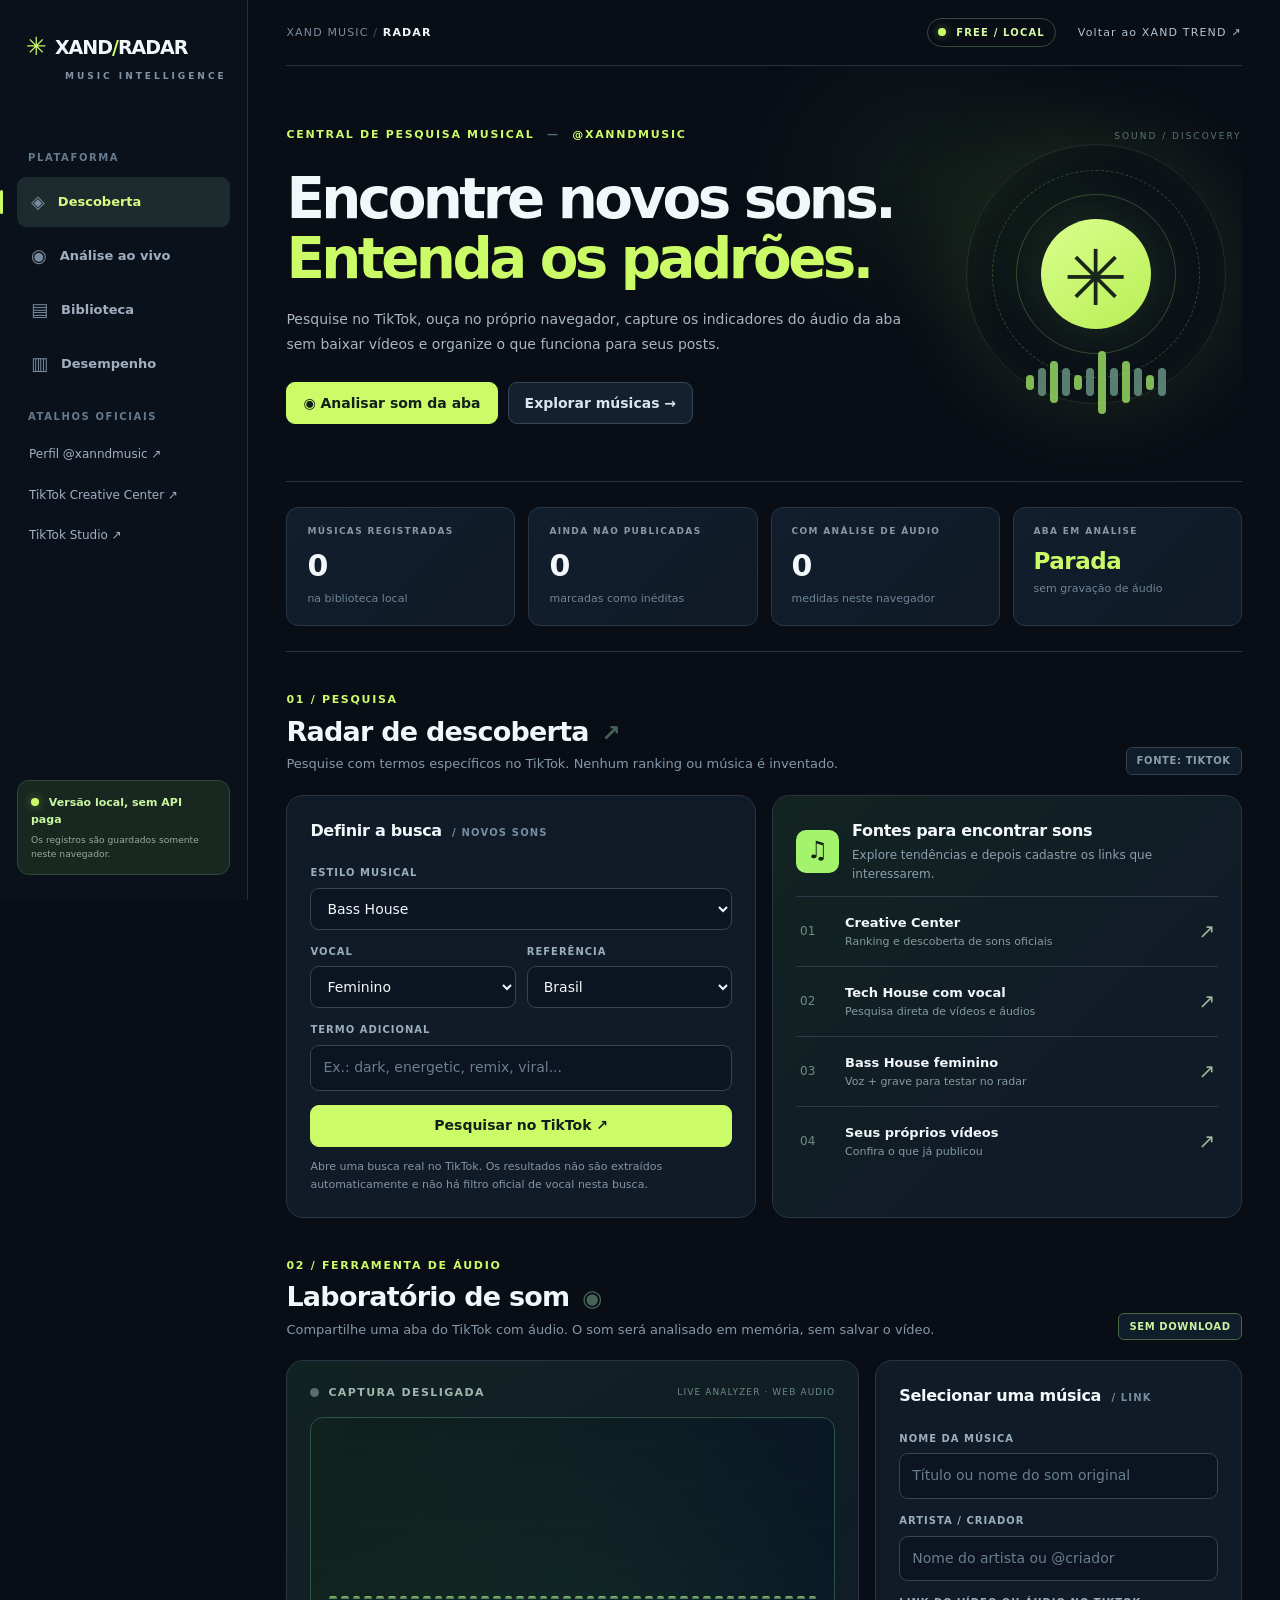
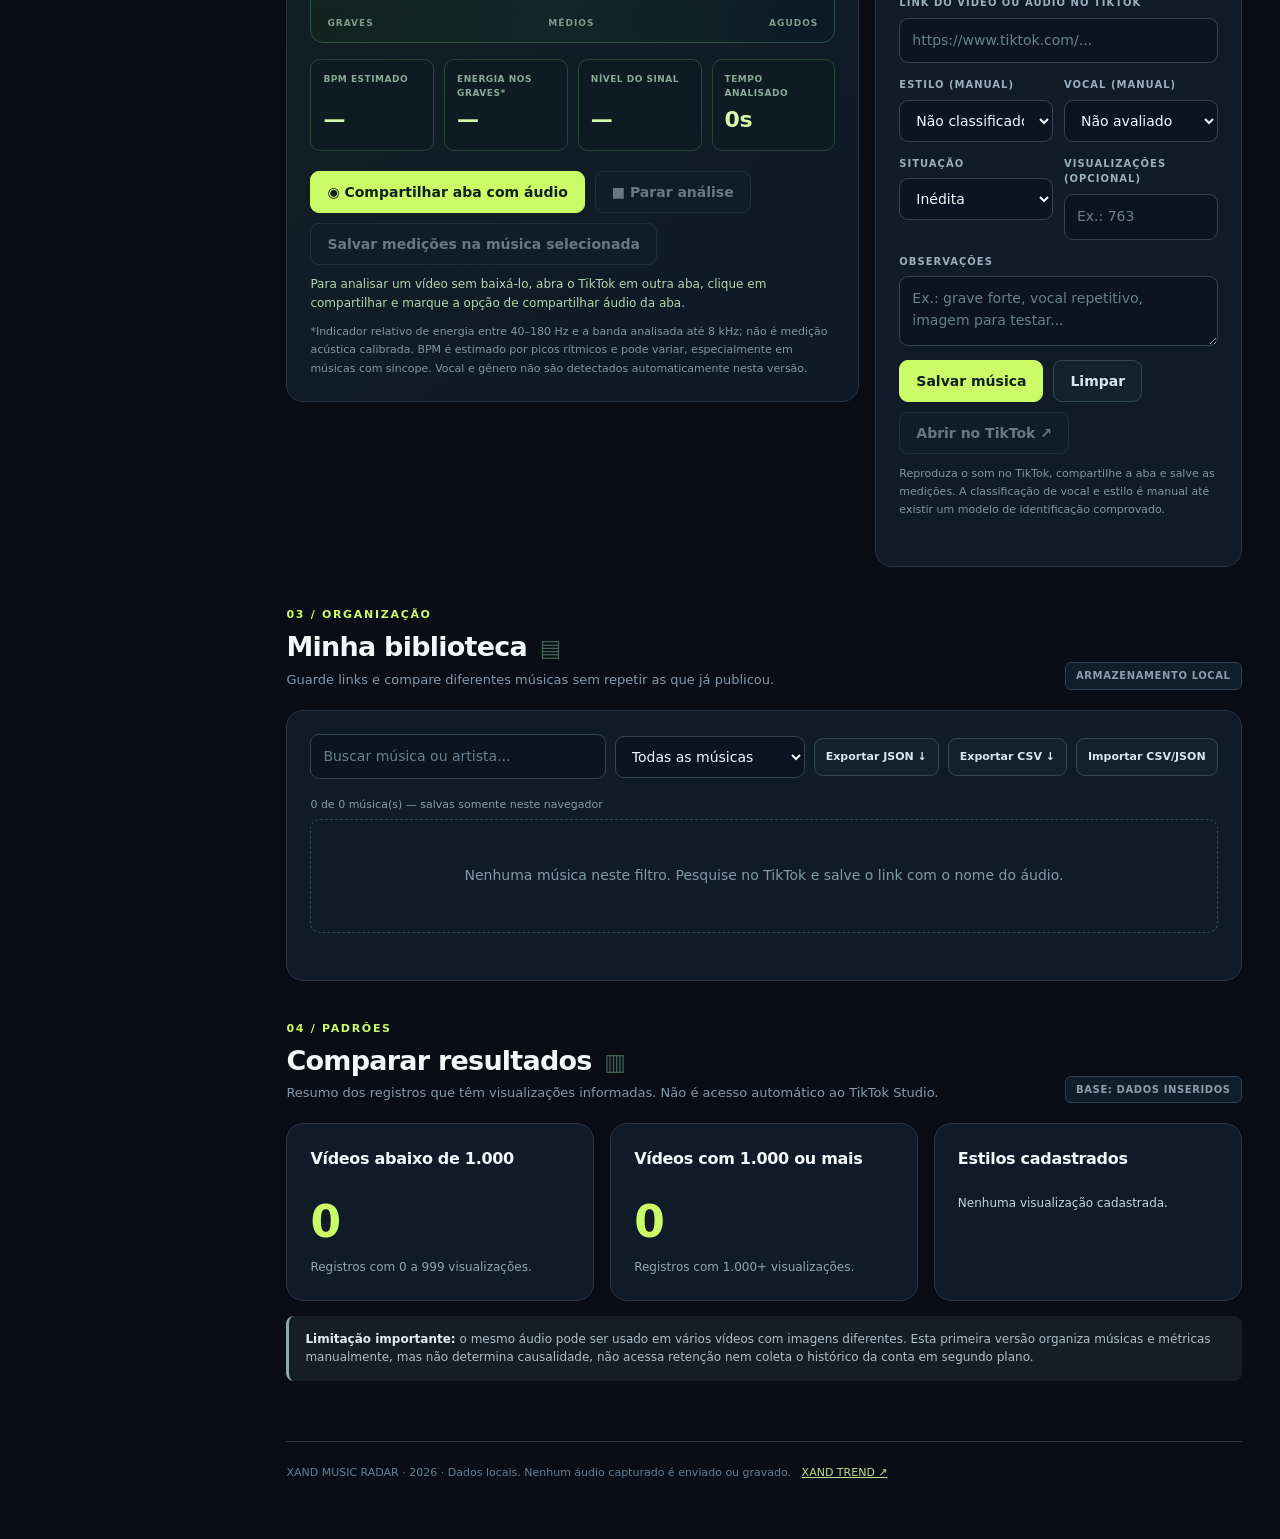
<file: radar-lab.html>
<!doctype html>
<html lang="pt-BR">
<head>
<meta charset="utf-8">
<meta name="viewport" content="width=device-width,initial-scale=1,viewport-fit=cover">
<meta name="theme-color" content="#080e17">
<title>XAND Music Radar — laboratório de música e desempenho</title>
<meta name="description" content="Descubra, compare e catalogue músicas do TikTok. Analise o áudio da aba sem baixar vídeos.">
<link rel="stylesheet" href="./radar-lab.css">
<script src="./radar-lab.js" defer></script>
</head>
<body>
<div class="shell">
<aside class="sidebar">
  <a class="logo" href="./index.html" aria-label="XAND TREND, página inicial"><span class="logo-spark">✳</span><span>XAND<span class="bright">/</span>RADAR</span></a>
  <div class="sidebar-sub">MUSIC INTELLIGENCE</div>
  <div class="side-label">PLATAFORMA</div>
  <nav class="side-nav" aria-label="Módulos">
    <a href="#descoberta" class="nav-active"><span>◈</span> Descoberta</a>
    <a href="#laboratorio"><span>◉</span> Análise ao vivo</a>
    <a href="#biblioteca"><span>▤</span> Biblioteca</a>
    <a href="#desempenho"><span>▥</span> Desempenho</a>
  </nav>
  <div class="side-label">ATALHOS OFICIAIS</div>
  <nav class="side-nav secondary" aria-label="Links externos">
    <a target="_blank" rel="noopener noreferrer" href="https://www.tiktok.com/@xanndmusic">Perfil @xanndmusic ↗</a>
    <a target="_blank" rel="noopener noreferrer" href="https://ads.tiktok.com/business/creativecenter/">TikTok Creative Center ↗</a>
    <a target="_blank" rel="noopener noreferrer" href="https://www.tiktok.com/tiktokstudio/content">TikTok Studio ↗</a>
  </nav>
  <div class="sidebar-bottom"><span class="online-pip"></span> Versão local, sem API paga <small>Os registros são guardados somente neste navegador.</small></div>
</aside>
<main class="main">
  <header class="topbar">
    <div><span class="path-muted">XAND MUSIC</span><span class="path-slash"> / </span><strong>RADAR</strong></div>
    <div class="top-actions"><span class="header-chip"><span class="online-pip"></span> FREE / LOCAL</span><a href="./index.html" class="header-link">Voltar ao XAND TREND ↗</a></div>
  </header>
  <div class="hero">
    <div class="hero-copy">
      <span class="eyebrow">CENTRAL DE PESQUISA MUSICAL <span class="dash">—</span> @XANNDMUSIC</span>
      <h1>Encontre novos sons.<br><em>Entenda os padrões.</em></h1>
      <p>Pesquise no TikTok, ouça no próprio navegador, capture os indicadores do áudio da aba sem baixar vídeos e organize o que funciona para seus posts.</p>
      <div class="hero-buttons"><a class="btn primary" href="#laboratorio">◉ Analisar som da aba</a><a class="btn outline" href="#descoberta">Explorar músicas →</a></div>
    </div>
    <div class="hero-decoration" aria-hidden="true">
       <div class="glow-orbit"></div><div class="circle-core"><span>✳</span></div>
       <div class="hero-bars"><i></i><i></i><i></i><i></i><i></i><i></i><i></i><i></i><i></i><i></i><i></i><i></i></div>
       <div class="visual-label">SOUND / DISCOVERY</div>
    </div>
  </div>
  <div class="metrics"><div class="metric"><div class="metric-label">MÚSICAS REGISTRADAS</div><b id="stat-total">0</b><small>na biblioteca local</small></div><div class="metric"><div class="metric-label">AINDA NÃO PUBLICADAS</div><b id="stat-new">0</b><small>marcadas como inéditas</small></div><div class="metric"><div class="metric-label">COM ANÁLISE DE ÁUDIO</div><b id="stat-analyzed">0</b><small>medidas neste navegador</small></div><div class="metric"><div class="metric-label">ABA EM ANÁLISE</div><b id="stat-live" class="metric-live">Parada</b><small>sem gravação de áudio</small></div></div>
  <section id="descoberta" class="section">
    <div class="section-title"><div><span class="section-kicker">01 / PESQUISA</span><h2>Radar de descoberta <span class="section-dim">↗</span></h2><p>Pesquise com termos específicos no TikTok. Nenhum ranking ou música é inventado.</p></div><span class="section-tag">FONTE: TIKTOK</span></div>
    <div class="columns discovery-grid">
      <div class="panel">
        <h3>Definir a busca <span class="subtle">/ NOVOS SONS</span></h3>
        <div class="field"><label for="search-style">ESTILO MUSICAL</label><select id="search-style">
          <option value="bass house">Bass House</option><option value="tech house">Tech House</option><option value="deep house">Deep House</option><option value="techno">Techno</option><option value="edm">EDM</option><option value="house music">House</option><option value="electronic music">Eletrônica geral</option>
        </select></div>
        <div class="fields-2"><div class="field"><label for="search-vocal">VOCAL</label><select id="search-vocal"><option value="female vocal">Feminino</option><option value="male vocal">Masculino</option><option value="vocal">Qualquer vocal</option></select></div><div class="field"><label for="search-region">REFERÊNCIA</label><select id="search-region"><option value="brasil">Brasil</option><option value="">Internacional</option></select></div></div>
        <div class="field"><label for="search-extra">TERMO ADICIONAL</label><input id="search-extra" placeholder="Ex.: dark, energetic, remix, viral..."></div>
        <button id="search-button" class="btn primary wide" type="button">Pesquisar no TikTok ↗</button>
        <p class="fineprint">Abre uma busca real no TikTok. Os resultados não são extraídos automaticamente e não há filtro oficial de vocal nesta busca.</p>
      </div>
      <div class="panel playlist">
        <div class="playlist-head"><span class="playlist-icon">♫</span><div><h3>Fontes para encontrar sons</h3><p>Explore tendências e depois cadastre os links que interessarem.</p></div></div>
        <a href="https://ads.tiktok.com/business/creativecenter/" target="_blank" rel="noopener noreferrer" class="source-row"><span class="source-symbol">01</span><span><b>Creative Center</b><small>Ranking e descoberta de sons oficiais</small></span><span>↗</span></a>
        <a href="https://www.tiktok.com/search?q=tech%20house%20vocal" target="_blank" rel="noopener noreferrer" class="source-row"><span class="source-symbol">02</span><span><b>Tech House com vocal</b><small>Pesquisa direta de vídeos e áudios</small></span><span>↗</span></a>
        <a href="https://www.tiktok.com/search?q=bass%20house%20female%20vocal" target="_blank" rel="noopener noreferrer" class="source-row"><span class="source-symbol">03</span><span><b>Bass House feminino</b><small>Voz + grave para testar no radar</small></span><span>↗</span></a>
        <a href="https://www.tiktok.com/tiktokstudio/content" target="_blank" rel="noopener noreferrer" class="source-row"><span class="source-symbol">04</span><span><b>Seus próprios vídeos</b><small>Confira o que já publicou</small></span><span>↗</span></a>
      </div>
    </div>
  </section>
  <section id="laboratorio" class="section">
    <div class="section-title"><div><span class="section-kicker">02 / FERRAMENTA DE ÁUDIO</span><h2>Laboratório de som <span class="section-dim">◉</span></h2><p>Compartilhe uma aba do TikTok com áudio. O som será analisado em memória, sem salvar o vídeo.</p></div><span class="section-tag green">SEM DOWNLOAD</span></div>
    <div class="columns lab-grid">
      <div class="panel lab-main">
        <div class="lab-top"><div class="live-id"><span id="live-dot" class="live-dot"></span> <span id="live-label">CAPTURA DESLIGADA</span></div><span class="panel-no">LIVE ANALYZER · WEB AUDIO</span></div>
        <div class="spectrum" id="spectrum" aria-label="Visualizador das frequências de áudio">
          <div class="spectrum-bars" id="spectrum-bars" aria-hidden="true"></div>
          <div class="frequency-axis"><span>GRAVES</span><span>MÉDIOS</span><span>AGUDOS</span></div>
        </div>
        <div class="audio-stats">
          <div><small>BPM ESTIMADO</small><strong id="live-bpm">—</strong></div>
          <div><small>ENERGIA NOS GRAVES*</small><strong id="live-bass">—</strong></div>
          <div><small>NÍVEL DO SINAL</small><strong id="live-level">—</strong></div>
          <div><small>TEMPO ANALISADO</small><strong id="live-time">0s</strong></div>
        </div>
        <div class="lab-buttons"><button type="button" id="start-capture" class="btn primary">◉ Compartilhar aba com áudio</button><button type="button" id="stop-capture" class="btn outline" disabled>■ Parar análise</button><button type="button" id="save-capture" class="btn outline" disabled>Salvar medições na música selecionada</button></div>
        <div class="status" id="capture-status" role="status">Para analisar um vídeo sem baixá-lo, abra o TikTok em outra aba, clique em compartilhar e marque a opção de compartilhar áudio da aba.</div>
        <p class="fineprint">*Indicador relativo de energia entre 40–180 Hz e a banda analisada até 8 kHz; não é medição acústica calibrada. BPM é estimado por picos rítmicos e pode variar, especialmente em músicas com síncope. Vocal e gênero não são detectados automaticamente nesta versão.</p>
      </div>
      <div class="panel track-inspector">
        <h3>Selecionar uma música <span class="subtle">/ LINK</span></h3>
        <div class="field"><label for="track-title">NOME DA MÚSICA</label><input id="track-title" placeholder="Título ou nome do som original"></div>
        <div class="field"><label for="track-artist">ARTISTA / CRIADOR</label><input id="track-artist" placeholder="Nome do artista ou @criador"></div>
        <div class="field"><label for="track-url">LINK DO VÍDEO OU ÁUDIO NO TIKTOK</label><input id="track-url" inputmode="url" placeholder="https://www.tiktok.com/..."></div>
        <div class="fields-2"><div class="field"><label for="track-genre">ESTILO (MANUAL)</label><select id="track-genre"><option value="">Não classificado</option><option>Bass House</option><option>Tech House</option><option>Deep House</option><option>Techno</option><option>EDM</option><option>House</option><option>Outro</option></select></div><div class="field"><label for="track-vocal">VOCAL (MANUAL)</label><select id="track-vocal"><option value="unknown">Não avaliado</option><option value="yes">Com vocal</option><option value="no">Sem vocal</option></select></div></div>
        <div class="fields-2"><div class="field"><label for="track-status">SITUAÇÃO</label><select id="track-status"><option value="new">Inédita</option><option value="candidate">Em avaliação</option><option value="used">Já publicada</option><option value="discarded">Descartada</option></select></div><div class="field"><label for="track-views">VISUALIZAÇÕES (OPCIONAL)</label><input id="track-views" type="number" min="0" step="1" placeholder="Ex.: 763"></div></div>
        <div class="field"><label for="track-notes">OBSERVAÇÕES</label><textarea id="track-notes" rows="2" placeholder="Ex.: grave forte, vocal repetitivo, imagem para testar..."></textarea></div>
        <div class="inspector-actions"><button type="button" class="btn primary" id="add-track">Salvar música</button><button type="button" class="btn outline" id="new-track">Limpar</button><button type="button" class="btn outline" id="open-track" disabled>Abrir no TikTok ↗</button></div>
        <p class="fineprint">Reproduza o som no TikTok, compartilhe a aba e salve as medições. A classificação de vocal e estilo é manual até existir um modelo de identificação comprovado.</p>
        <div id="track-status-msg" class="status" role="status"></div>
      </div>
    </div>
  </section>
  <section id="biblioteca" class="section">
    <div class="section-title"><div><span class="section-kicker">03 / ORGANIZAÇÃO</span><h2>Minha biblioteca <span class="section-dim">▤</span></h2><p>Guarde links e compare diferentes músicas sem repetir as que já publicou.</p></div><span class="section-tag">ARMAZENAMENTO LOCAL</span></div>
    <div class="panel">
      <div class="library-toolbar"><div class="toolbar-search"><input id="library-search" placeholder="Buscar música ou artista..." aria-label="Buscar na biblioteca"></div><select id="library-filter" aria-label="Filtrar músicas"><option value="all">Todas as músicas</option><option value="new">Inéditas</option><option value="candidate">Em avaliação</option><option value="used">Já publicadas</option><option value="discarded">Descartadas</option><option value="analyzed">Com análise de áudio</option></select><button class="btn outline small" id="export-json" type="button">Exportar JSON ↓</button><button class="btn outline small" id="export-csv" type="button">Exportar CSV ↓</button><label class="btn outline small upload-label">Importar CSV/JSON <input id="import-file" type="file" accept=".csv,.json,text/csv,application/json" hidden></label></div>
      <div class="library-count" id="library-count">Nenhuma música cadastrada.</div>
      <div id="library-list" class="library-list"><div class="empty-state">Sua biblioteca aparecerá aqui.</div></div>
      <div id="library-msg" class="status" role="status"></div>
    </div>
  </section>
  <section id="desempenho" class="section">
    <div class="section-title"><div><span class="section-kicker">04 / PADRÕES</span><h2>Comparar resultados <span class="section-dim">▥</span></h2><p>Resumo dos registros que têm visualizações informadas. Não é acesso automático ao TikTok Studio.</p></div><span class="section-tag">BASE: DADOS INSERIDOS</span></div>
    <div class="columns performance-grid"><div class="panel"><h3>Vídeos abaixo de 1.000</h3><div class="big-stat" id="under-1k">—</div><p>Registros com 0 a 999 visualizações.</p></div><div class="panel"><h3>Vídeos com 1.000 ou mais</h3><div class="big-stat" id="over-1k">—</div><p>Registros com 1.000+ visualizações.</p></div><div class="panel"><h3>Estilos cadastrados</h3><div class="genre-breakdown" id="genre-breakdown">Sem registros suficientes.</div></div></div>
    <div class="notice"><b>Limitação importante:</b> o mesmo áudio pode ser usado em vários vídeos com imagens diferentes. Esta primeira versão organiza músicas e métricas manualmente, mas não determina causalidade, não acessa retenção nem coleta o histórico da conta em segundo plano.</div>
  </section>
  <footer> XAND MUSIC RADAR · 2026 · Dados locais. Nenhum áudio capturado é enviado ou gravado. <a href="./index.html">XAND TREND ↗</a></footer>
</main>
</div>
</body>
</html>
</file>
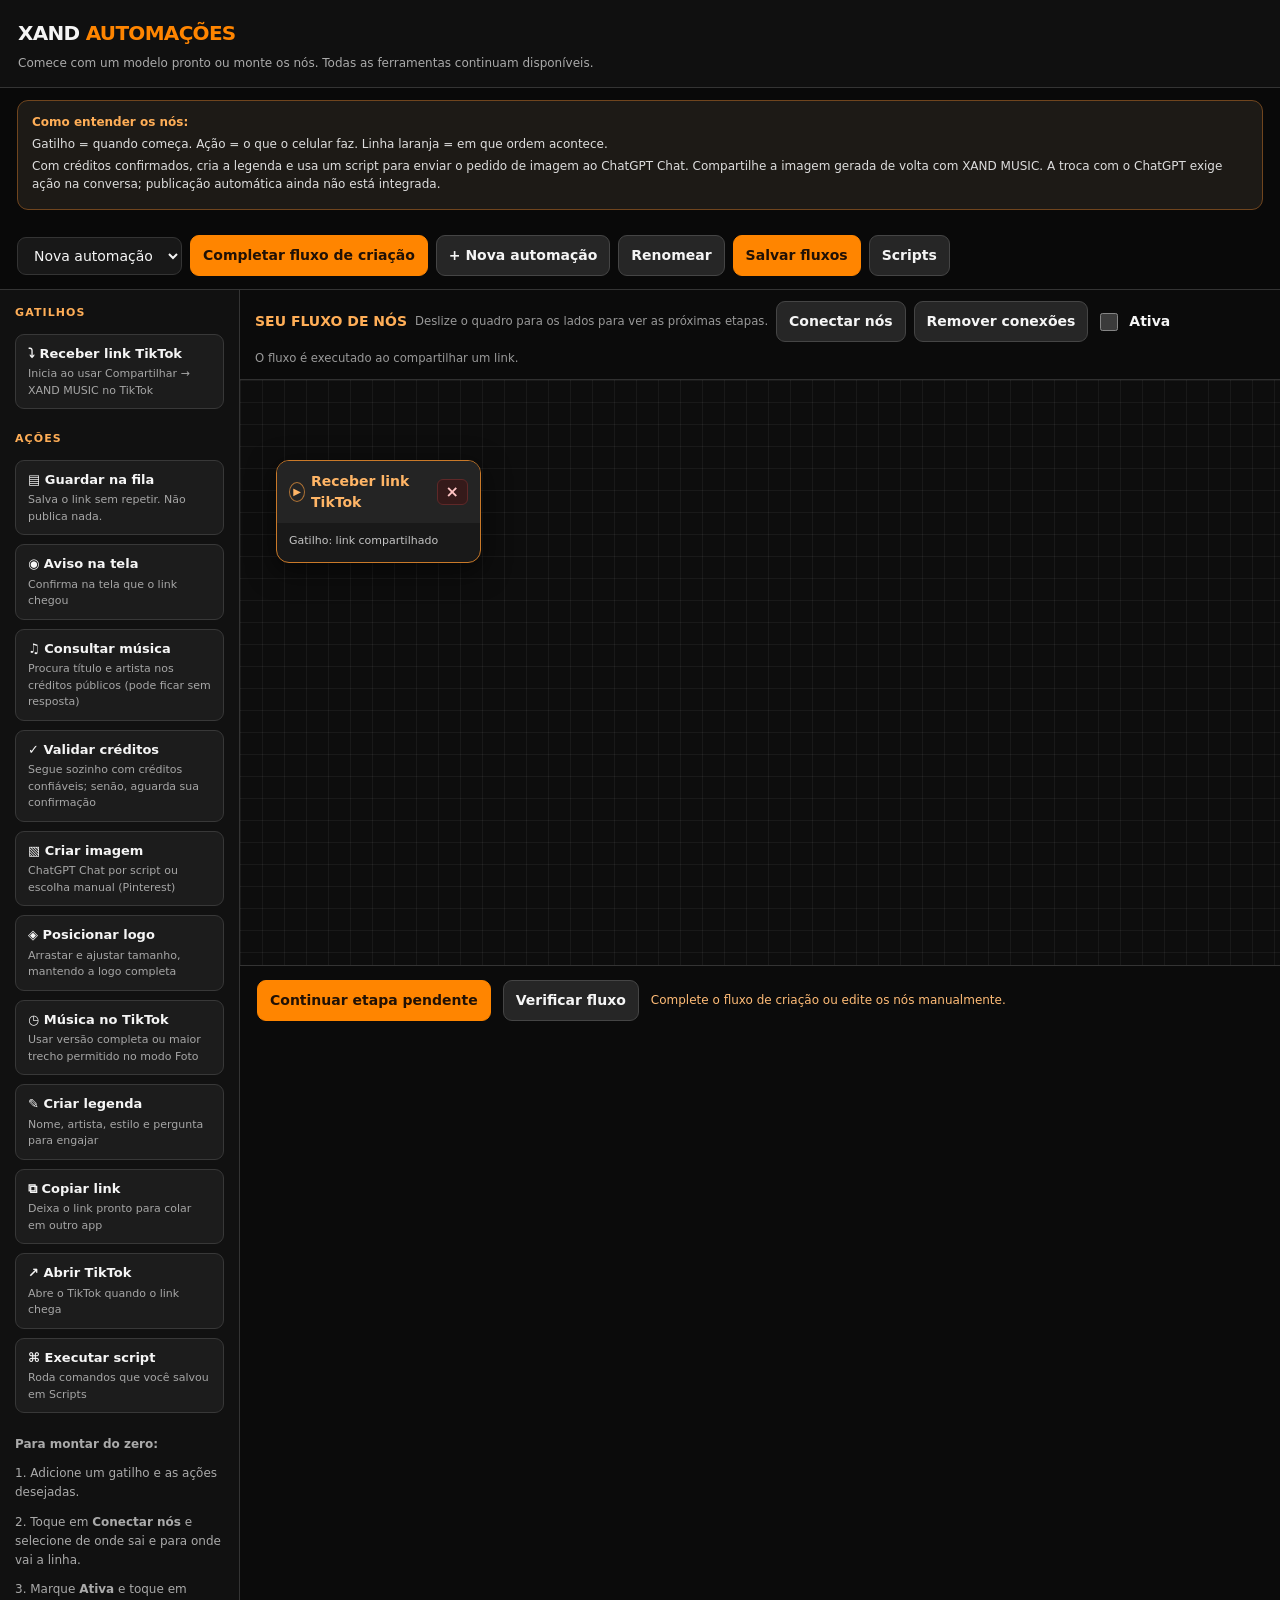
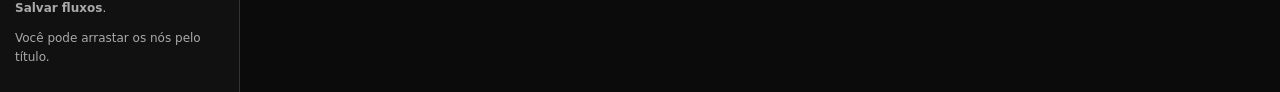
<file: android-share/app/src/main/assets/flows.html>
<!doctype html>
<html lang="pt-BR"><head><meta charset="utf-8"><meta name="viewport" content="width=device-width,initial-scale=1,viewport-fit=cover">
<title>XAND • Automações</title>
<style>
:root{color-scheme:dark;--bg:#090909;--card:#151515;--panel:#1c1c1c;--orange:#ff8500;--muted:#aaa;--stroke:#343434;--fg:#f5f5f5}
*{box-sizing:border-box}body{margin:0;background:var(--bg);font:14px/1.5 system-ui,-apple-system,Segoe UI,sans-serif;color:var(--fg)}
header{padding:18px 18px 15px;border-bottom:1px solid var(--stroke);background:#101010}
.brand{font-size:20px;font-weight:900;letter-spacing:-.7px}.brand span{color:var(--orange)}.hint{font-size:12px;color:var(--muted);margin:6px 0 0}
.toolbar{display:flex;align-items:center;flex-wrap:wrap;gap:8px;padding:13px 17px;border-bottom:1px solid var(--stroke)}
button,select,input{font:inherit;color:var(--fg)}button{cursor:pointer;border:1px solid #454545;background:#262626;border-radius:9px;padding:9px 12px;min-height:39px;font-weight:700}
button.primary{background:var(--orange);border-color:var(--orange);color:#211105}
button:focus-visible,select:focus-visible{outline:2px solid var(--orange)}
select{padding:9px 12px;min-width:150px;max-width:100%;border:1px solid var(--stroke);border-radius:9px;background:#181818}
.main{display:grid;grid-template-columns:240px minmax(0,1fr);min-height:65vh}
aside{padding:15px;border-right:1px solid var(--stroke);background:#111}
.smalltitle{color:#ffae57;font-size:11px;font-weight:900;letter-spacing:1.1px;margin:0 0 12px}
.palette{display:grid;gap:9px;margin-bottom:22px}.palette button{text-align:left;background:#1c1c1c;border-color:#383838}
.palette button b{display:block;font-size:13px}.palette button small{display:block;color:#a6a6a6;font-size:11px;font-weight:400;margin-top:3px}
.help{font-size:12px;color:#aaa;line-height:1.6}.help p{margin:0 0 10px}
.stage{min-width:0;display:flex;flex-direction:column;background:#0b0b0b}.stagebar{padding:11px 15px;display:flex;flex-wrap:wrap;gap:8px;align-items:center;border-bottom:1px solid #303030}
.stagebar label{font-weight:700}.stagebar small{color:#999}
.viewport{overflow:auto;max-height:65vh;min-height:430px;touch-action:pan-x pan-y}
.board{position:relative;width:1100px;height:1000px;background-color:#0d0d0d;background-image:linear-gradient(#ffffff0d 1px,transparent 1px),linear-gradient(90deg,#ffffff0d 1px,transparent 1px);background-size:22px 22px}
svg{position:absolute;inset:0;pointer-events:none;width:100%;height:100%;overflow:visible}
.node{position:absolute;width:205px;min-height:103px;border:1px solid #545454;border-radius:13px;background:#191919;box-shadow:0 8px 28px #0009;overflow:hidden}
.node.trigger{border-color:#c97929}.node-header{background:#242424;color:#ffb566;padding:10px 12px;font-weight:900;display:flex;align-items:center;gap:6px;touch-action:none;cursor:grab;user-select:none}
.node-header:active{cursor:grabbing}.node-body{padding:10px 12px;color:#c4c4c4;font-size:11px}
.node .remove{margin-left:auto;min-height:26px;padding:0 8px;border-radius:6px;font-size:16px;background:#351a1a;border-color:#5f2828;color:#ffc5c5}
.node.selected{outline:3px solid #ff8500}.node.valid{border-color:var(--orange)}
.node-number{display:inline-grid;place-items:center;width:20px;height:20px;border:1px solid #ad7134;border-radius:50%;font-size:10px}
.guide{margin:12px 17px;padding:12px 14px;background:#1d1a16;border:1px solid #70451e;border-radius:11px;font-size:12px;color:#ddd}.guide b{color:#ffae57}.guide p{margin:4px 0}.bottom{padding:14px 17px;border-top:1px solid var(--stroke);display:flex;flex-wrap:wrap;align-items:center;gap:12px}
.status{font-size:12px;color:#ffbc77;min-height:18px}.tog{display:flex;align-items:center;gap:8px}.tog input{accent-color:#ff8500;width:18px;height:18px}
@media(max-width:800px){.main{display:flex;flex-direction:column}.stage{order:0}aside{order:1;border-right:0;border-top:1px solid var(--stroke);border-bottom:0}.palette{grid-template-columns:1fr 1fr}.viewport{height:55vh;min-height:365px}.toolbar select{flex:1}.stagebar small{flex-basis:100%}}
</style></head>
<body>
<header><div class="brand">XAND <span>AUTOMAÇÕES</span></div><p class="hint">Comece com um modelo pronto ou monte os nós. Todas as ferramentas continuam disponíveis.</p></header>
<div class="guide"><b>Como entender os nós:</b><p>Gatilho = quando começa. Ação = o que o celular faz. Linha laranja = em que ordem acontece.</p><p>Com créditos confirmados, cria a legenda e usa um script para enviar o pedido de imagem ao ChatGPT Chat. Compartilhe a imagem gerada de volta com XAND MUSIC. A troca com o ChatGPT exige ação na conversa; publicação automática ainda não está integrada.</p></div>
<div class="toolbar"><select id="flowList" aria-label="Selecionar automação"></select><button id="template" class="primary" type="button">Completar fluxo de criação</button><button id="new">+ Nova automação</button><button id="rename">Renomear</button><button id="save" class="primary">Salvar fluxos</button><button id="scripts" type="button">Scripts</button></div>
<div class="main">
<aside><h2 class="smalltitle">GATILHOS</h2><div class="palette"><button data-type="trigger_share"><b>⤵ Receber link TikTok</b><small>Inicia ao usar Compartilhar → XAND MUSIC no TikTok</small></button></div>
<h2 class="smalltitle">AÇÕES</h2><div class="palette">
<button data-type="action_queue"><b>▤ Guardar na fila</b><small>Salva o link sem repetir. Não publica nada.</small></button>
<button data-type="action_notify"><b>◉ Aviso na tela</b><small>Confirma na tela que o link chegou</small></button>
<button data-type="action_identify"><b>♫ Consultar música</b><small>Procura título e artista nos créditos públicos (pode ficar sem resposta)</small></button>
<button data-type="action_review"><b>✓ Validar créditos</b><small>Segue sozinho com créditos confiáveis; senão, aguarda sua confirmação</small></button>
<button data-type="action_image"><b>▧ Criar imagem</b><small>ChatGPT Chat por script ou escolha manual (Pinterest)</small></button>
<button data-type="action_logo"><b>◈ Posicionar logo</b><small>Arrastar e ajustar tamanho, mantendo a logo completa</small></button>
<button data-type="action_duration"><b>◷ Música no TikTok</b><small>Usar versão completa ou maior trecho permitido no modo Foto</small></button>
<button data-type="action_caption"><b>✎ Criar legenda</b><small>Nome, artista, estilo e pergunta para engajar</small></button>
<button data-type="action_copy"><b>⧉ Copiar link</b><small>Deixa o link pronto para colar em outro app</small></button>
<button data-type="action_open"><b>↗ Abrir TikTok</b><small>Abre o TikTok quando o link chega</small></button><button data-type="action_script"><b>⌘ Executar script</b><small>Roda comandos que você salvou em Scripts</small></button>
</div><div class="help"><p><b>Para montar do zero:</b></p><p>1. Adicione um gatilho e as ações desejadas.</p><p>2. Toque em <b>Conectar nós</b> e selecione de onde sai e para onde vai a linha.</p><p>3. Marque <b>Ativa</b> e toque em <b>Salvar fluxos</b>.</p><p>Você pode arrastar os nós pelo título.</p></div></aside>
<section class="stage" aria-label="Quadro de automação">
<div class="stagebar"><strong style="color:#ffae57">SEU FLUXO DE NÓS</strong><small>Deslize o quadro para os lados para ver as próximas etapas.</small><button id="connect">Conectar nós</button><button id="removeConnections">Remover conexões</button><label class="tog"><input id="enabled" type="checkbox"> Ativa</label><small>O fluxo é executado ao compartilhar um link.</small></div>
<div class="viewport"><div class="board" id="board"><svg id="wires" viewBox="0 0 1100 1000" aria-hidden="true"></svg></div></div>
<div class="bottom"><button id="pending" class="primary">Continuar etapa pendente</button><button id="test">Verificar fluxo</button><span class="status" id="status" role="status"></span></div>
</section></div>
<script>
(() => {
'use strict';
const TYPES={
 trigger_share:{name:'Receber link TikTok',description:'Gatilho: link compartilhado',kind:'trigger'},
 action_queue:{name:'Guardar na fila',description:'Registra sem duplicar',kind:'action'},
 action_notify:{name:'Aviso na tela',description:'Mostra confirmação',kind:'action'},
 action_identify:{name:'Consultar música',description:'Consulta créditos públicos sem inventar artista',kind:'action'},
 action_review:{name:'Validar créditos',description:'Segue com créditos confiáveis; solicita confirmação quando faltar informação',kind:'action'},
 action_image:{name:'Criar arte',description:'ChatGPT Chat via script ou foto aprovada',kind:'action'},
 action_logo:{name:'Posicionar logo',description:'Logo completa embaixo, sem cobrir título e artista',kind:'action'},
 action_duration:{name:'Música no TikTok',description:'Sem MP4: maior duração permitida pelo TikTok',kind:'action'},
 action_caption:{name:'Criar legenda',description:'Monta uma legenda sem inventar créditos',kind:'action'},
 action_copy:{name:'Copiar link',description:'Copia para a área de transferência',kind:'action'},
 action_open:{name:'Abrir TikTok',description:'Abre o aplicativo TikTok',kind:'action'},
 action_script:{name:'Executar script',description:'Escolha um script salvo',kind:'action'}
};
const $=id=>document.getElementById(id);
const bridge=window.Xand;
let flows=[],index=0,linking=false,source=null;
function uid(){return 'n'+Date.now().toString(36)+Math.random().toString(36).slice(2,7)}
function fresh(){let id=uid();return {id:uid(),name:'Nova automação',enabled:false,nodes:[{id,type:'trigger_share',x:36,y:80}],edges:[]}}
function current(){return flows[index]}
function notify(v){$('status').textContent=v}
function scriptsAvailable(){try{return JSON.parse(bridge?.scripts()||'{}').scripts||[]}catch(e){return []}}
function persist(){try{let reply=bridge?.save(JSON.stringify({version:1,flows}));notify(reply==='OK'?'Automações salvas no Motorola.':(reply||'Não foi possível salvar.'))}catch(e){notify('Erro ao salvar os fluxos.')}}
function list(){let picker=$('flowList');picker.replaceChildren();flows.forEach((flow,i)=>{let opt=document.createElement('option');opt.value=String(i);opt.textContent=flow.name;picker.append(opt)});picker.value=String(index)}
function show(){let f=current();if(!f)return;list();$('enabled').checked=!!f.enabled;let board=$('board');board.querySelectorAll('.node').forEach(el=>el.remove());
 f.nodes.forEach(n=>{let t=TYPES[n.type];if(!t)return;let el=document.createElement('div');el.className='node '+(t.kind==='trigger'?'trigger':'');el.style.left=n.x+'px';el.style.top=n.y+'px';el.dataset.id=n.id;
 let head=document.createElement('div');head.className='node-header';let icon=document.createElement('span');icon.className='node-number';icon.textContent=t.kind==='trigger'?'▶':'●';let name=document.createElement('span');name.textContent=t.name;let remove=document.createElement('button');remove.className='remove';remove.textContent='×';remove.setAttribute('aria-label','Remover nó');remove.onclick=()=>{f.nodes=f.nodes.filter(x=>x.id!==n.id);f.edges=f.edges.filter(e=>e.from!==n.id&&e.to!==n.id);show();notify('Nó removido. Salve para manter a alteração.')};
 head.append(icon,name,remove);let body=document.createElement('div');body.className='node-body';body.textContent=t.description;
 if(n.type==='action_script'){
  let select=document.createElement('select');select.style.cssText='width:100%;margin-top:6px;font-size:11px';
  let options=scriptsAvailable();let placeholder=document.createElement('option');placeholder.value='';placeholder.textContent='Selecione um script';select.append(placeholder);
  options.forEach(script=>{let option=document.createElement('option');option.value=script.id;option.textContent=script.name;select.append(option)});
  select.value=n.scriptId||'';select.onclick=e=>e.stopPropagation();select.onchange=e=>{n.scriptId=e.target.value;notify('Script atribuído. Salve o fluxo.')};body.append(select);
 }
 if(n.type==='action_review'){
  const label=document.createElement('small');label.textContent='Quando continuar';body.append(label);
  const mode=document.createElement('select');mode.style.cssText='width:100%;font-size:11px';
  [['auto_verified','Automático se verificado'],['manual','Exigir confirmação sempre']].forEach(([v,t])=>{
    let o=document.createElement('option');o.value=v;o.textContent=t;mode.append(o)});
  mode.value=n.review_mode||'auto_verified';mode.onclick=e=>e.stopPropagation();
  mode.onchange=e=>{n.review_mode=mode.value;notify('Regra de créditos alterada. Salve o fluxo.')};body.append(mode);
 }
 if(n.type==='action_image'){
  const label=document.createElement('small');label.textContent='Origem da arte';body.append(label);
  const source=document.createElement('select');source.style.cssText='width:100%;font-size:11px';
  [['chatgpt_chat','ChatGPT Chat por script'],['generated_local','Legado: arte local desativada para o canal'],['manual','Pinterest / escolha manual']].forEach(([v,t])=>{
    let o=document.createElement('option');o.value=v;o.textContent=t;source.append(o)});
  source.value=n.image_source||'chatgpt_chat';source.onclick=e=>e.stopPropagation();
  body.append(source);
  const styleLabel=document.createElement('small');styleLabel.textContent='Variação visual';body.append(styleLabel);
  const style=document.createElement('select');style.style.cssText='width:100%;font-size:11px';
  [['auto','Variar automaticamente'],['orbitas','Órbitas luminosas'],['ondas','Ondas eletrônicas'],['prismas','Prismas geométricos'],['grade','Grade neon']].forEach(([v,t])=>{
    let o=document.createElement('option');o.value=v;o.textContent=t;style.append(o)});
  style.value=n.art_style||'auto';style.onclick=e=>e.stopPropagation();
  style.onchange=e=>{n.art_style=style.value;notify('Estilo alterado. Salve o fluxo.')};
  body.append(style);
  source.onchange=e=>{n.image_source=source.value;styleLabel.hidden=style.hidden=source.value!=='generated_local';notify('Origem da arte alterada. Salve o fluxo.')};
  styleLabel.hidden=style.hidden=source.value!=='generated_local';
 }
 if(n.type==='action_caption'){
  const label=document.createElement('small');label.textContent='Estilo da legenda';body.append(label);
  const mode=document.createElement('select');mode.style.cssText='width:100%;font-size:11px';
  [['engagement','Pergunta para engajar'],['info','Informativa'],['minimal','Minimalista']].forEach(([v,t])=>{
    let o=document.createElement('option');o.value=v;o.textContent=t;mode.append(o)});
  mode.value=n.caption_mode||'engagement';mode.onclick=e=>e.stopPropagation();
  mode.onchange=e=>{n.caption_mode=mode.value;notify('Legenda ajustada. Salve o fluxo.')};body.append(mode);
 }
 if(n.type==='action_logo'){
  const logoButton=document.createElement('button');logoButton.type='button';logoButton.textContent='Registrar logo oficial';logoButton.style.cssText='width:100%;margin:7px 0;font-size:11px';logoButton.onclick=e=>{e.stopPropagation();bridge?.selectLogo();};body.append(logoButton);
 const label=document.createElement('small');label.textContent='Posição automática';body.append(label);
  const choice=document.createElement('select');choice.style.cssText='width:100%;font-size:11px';
  [['rightTop','Superior direita'],['centerTop','Superior centro'],['rightBottom','Inferior direita'],['centerBottom','Inferior centro']].forEach(([value,title])=>{
    let o=document.createElement('option');o.value=value;o.textContent=title;choice.append(o);
  });
  choice.value=n.placement||'centerBottom';choice.onclick=e=>e.stopPropagation();
  choice.onchange=e=>{n.placement=e.target.value;notify('Posição padrão alterada. Salve o fluxo.');};body.append(choice);
  const size=document.createElement('select');size.style.cssText='width:100%;margin-top:5px;font-size:11px';
  [25,35,38,45,55].forEach(v=>{let o=document.createElement('option');o.value=String(v);o.textContent='Logo: '+v+'% da largura';size.append(o)});
  size.value=String(n.logo_width_pct||38);size.onclick=e=>e.stopPropagation();
  size.onchange=e=>{n.logo_width_pct=Number(size.value);notify('Tamanho padrão alterado. Salve o fluxo.');};body.append(size);
 }
 if(n.type==='action_duration'){
  const label=document.createElement('small');
  label.textContent='Modo Foto: escolha no TikTok a versão completa da música ou o maior trecho permitido. Nenhum vídeo será gerado.';
  body.append(label);
 }
 el.append(head,body);
 el.onclick=()=>{if(!linking)return;if(!source){source=n.id;el.classList.add('selected');notify('Agora toque no nó de destino.')}else{if(source!==n.id&&!f.edges.some(e=>e.from===source&&e.to===n.id)){f.edges.push({from:source,to:n.id});notify('Conexão criada. Salve os fluxos.')}else notify('Conexão não adicionada.');linking=false;source=null;$('connect').textContent='Conectar nós';show()}};
 let x0,y0,originX,originY,dragging=false;head.addEventListener('pointerdown',ev=>{if(ev.target===remove||linking)return;dragging=true;x0=ev.clientX;y0=ev.clientY;originX=n.x;originY=n.y;head.setPointerCapture(ev.pointerId);ev.preventDefault()});head.addEventListener('pointermove',ev=>{if(!dragging)return;n.x=Math.max(10,Math.min(880,originX+ev.clientX-x0));n.y=Math.max(10,Math.min(780,originY+ev.clientY-y0));el.style.left=n.x+'px';el.style.top=n.y+'px';wires()});head.addEventListener('pointerup',()=>{if(dragging){dragging=false;notify('Posição atualizada. Salve os fluxos.')}});board.append(el)});
 wires();
}
function wires(){let f=current();let svg=$('wires');svg.replaceChildren();f.edges.forEach(edge=>{let a=f.nodes.find(x=>x.id===edge.from),b=f.nodes.find(x=>x.id===edge.to);if(!a||!b)return;let p=document.createElementNS('http://www.w3.org/2000/svg','path');let ax=a.x+205,ay=a.y+46,bx=b.x,by=b.y+46;let mid=(ax+bx)/2;p.setAttribute('d', 'M'+ax+' '+ay+' C'+mid+' '+ay+' '+mid+' '+by+' '+bx+' '+by);p.setAttribute('fill','none');p.setAttribute('stroke','#ff8500');p.setAttribute('stroke-width','3');svg.append(p);let c=document.createElementNS('http://www.w3.org/2000/svg','circle');c.setAttribute('cx',String(bx));c.setAttribute('cy',String(by));c.setAttribute('r','5');c.setAttribute('fill','#ff8500');svg.append(c)})}
document.querySelectorAll('[data-type]').forEach(b=>b.onclick=()=>{let f=current(),type=b.dataset.type,n={id:uid(),type,x:Math.min(820,35+f.nodes.length*60),y:Math.min(490,45+f.nodes.length*72)};if(f.nodes.length>=30){notify('Limite de 30 nós.');return}if(type==='action_script')n.scriptId=scriptsAvailable()[0]?.id||'';f.nodes.push(n);show();notify('Nó adicionado. Conecte e salve.')});
function connectIfMissing(f,from,to){
 if(from&&to&&!f.edges.some(e=>e.from===from.id&&e.to===to.id))f.edges.push({from:from.id,to:to.id});
}
function appendStages(f){
 const types=['action_identify','action_review','action_image','action_logo','action_duration','action_caption'];
 const positions=[{x:690,y:295},{x:360,y:295},{x:30,y:295},{x:30,y:495},{x:360,y:495},{x:690,y:495}];
 let previous=f.nodes.find(n=>n.type==='action_notify')||f.nodes.find(n=>n.type==='action_queue');
 types.forEach((type,i)=>{
  let node=f.nodes.find(n=>n.type===type);
  if(!node){node={id:uid(),type,...positions[i]};f.nodes.push(node);}
  connectIfMissing(f,previous,node);previous=node;
 });
 const chat=scriptsAvailable().find(s=>s.id==='xand_chatgpt_art_script_v1');
 if(chat){
  let script=f.nodes.find(n=>n.type==='action_script'&&n.scriptId===chat.id);
  if(!script){script={id:uid(),type:'action_script',scriptId:chat.id,x:690,y:700};f.nodes.push(script);}
  connectIfMissing(f,previous,script);
 }
 f.enabled=true;
}
$('template').onclick=()=>{
 const names=['Entrada TikTok • guardar e avisar','TikTok • identificar e escolher capa','TikTok • criação visual e duração','TikTok • foto e música'];
 const name=names[3];
 const existing=flows.findIndex(f=>names.includes(f.name));
 if(existing>=0){
  index=existing;const f=current();
  if(['action_identify','action_review','action_image','action_logo','action_duration','action_caption'].every(type=>f.nodes.some(n=>n.type===type))){show();notify('Nove etapas disponíveis. Ajuste cada nó conforme sua preferência.');return}
  if(!confirm('Adicionar a etapa de legenda ao fluxo? Os nós existentes serão mantidos.'))return;
  appendStages(f);f.name=name;show();persist();return;
 }
 if(flows.length>=20){notify('Limite de 20 automações.');return}
 const a=uid(),b=uid(),c=uid();
 const f={id:uid(),name,enabled:true,nodes:[{id:a,type:'trigger_share',x:30,y:95},{id:b,type:'action_queue',x:360,y:95},{id:c,type:'action_notify',x:690,y:95}],edges:[{from:a,to:b},{from:b,to:c}]};
 appendStages(f);flows.push(f);index=flows.length-1;show();persist();
};
$('new').onclick=()=>{if(flows.length>=20){notify('Limite de 20 automações.');return}flows.push(fresh());index=flows.length-1;show();notify('Automação criada. Configure e salve.')};
$('rename').onclick=()=>{let name=prompt('Nome da automação:',current().name);if(name!==null){current().name=name.trim().slice(0,60)||'Sem nome';show();notify('Nome atualizado. Salve os fluxos.')}};
$('flowList').onchange=()=>{index=Number($('flowList').value)||0;linking=false;source=null;show()};
$('enabled').onchange=()=>{current().enabled=$('enabled').checked;notify('Estado alterado. Salve os fluxos.')};
$('connect').onclick=()=>{linking=!linking;source=null;$('connect').textContent=linking?'Cancelar conexão':'Conectar nós';show();notify(linking?'Toque no nó de origem e depois no destino.':'Conexão cancelada.')};
$('removeConnections').onclick=()=>{if(confirm('Remover todas as conexões desta automação?')){current().edges=[];show();notify('Conexões removidas. Salve os fluxos.')}};
$('save').onclick=persist;
$('scripts').onclick=()=>bridge?.openScripts();
window.addEventListener('focus',()=>{if(flows.length)show()});
$('test').onclick=()=>{try{notify(bridge?.test(JSON.stringify(current()))||'Verificação local indisponível.')}catch(e){notify('Não foi possível testar o fluxo.')}};
try{let saved=JSON.parse(bridge?.load()||'{}');if(Array.isArray(saved.flows))flows=saved.flows.filter(f=>f&&Array.isArray(f.nodes)&&Array.isArray(f.edges))}catch(e){}
if(!flows.length)flows=[fresh()];
show();notify('Complete o fluxo de criação ou edite os nós manualmente.');
$('pending').onclick=()=>notify(bridge?.continuePending()||'Dispositivo indisponível.');
})();
</script></body></html>
</file>
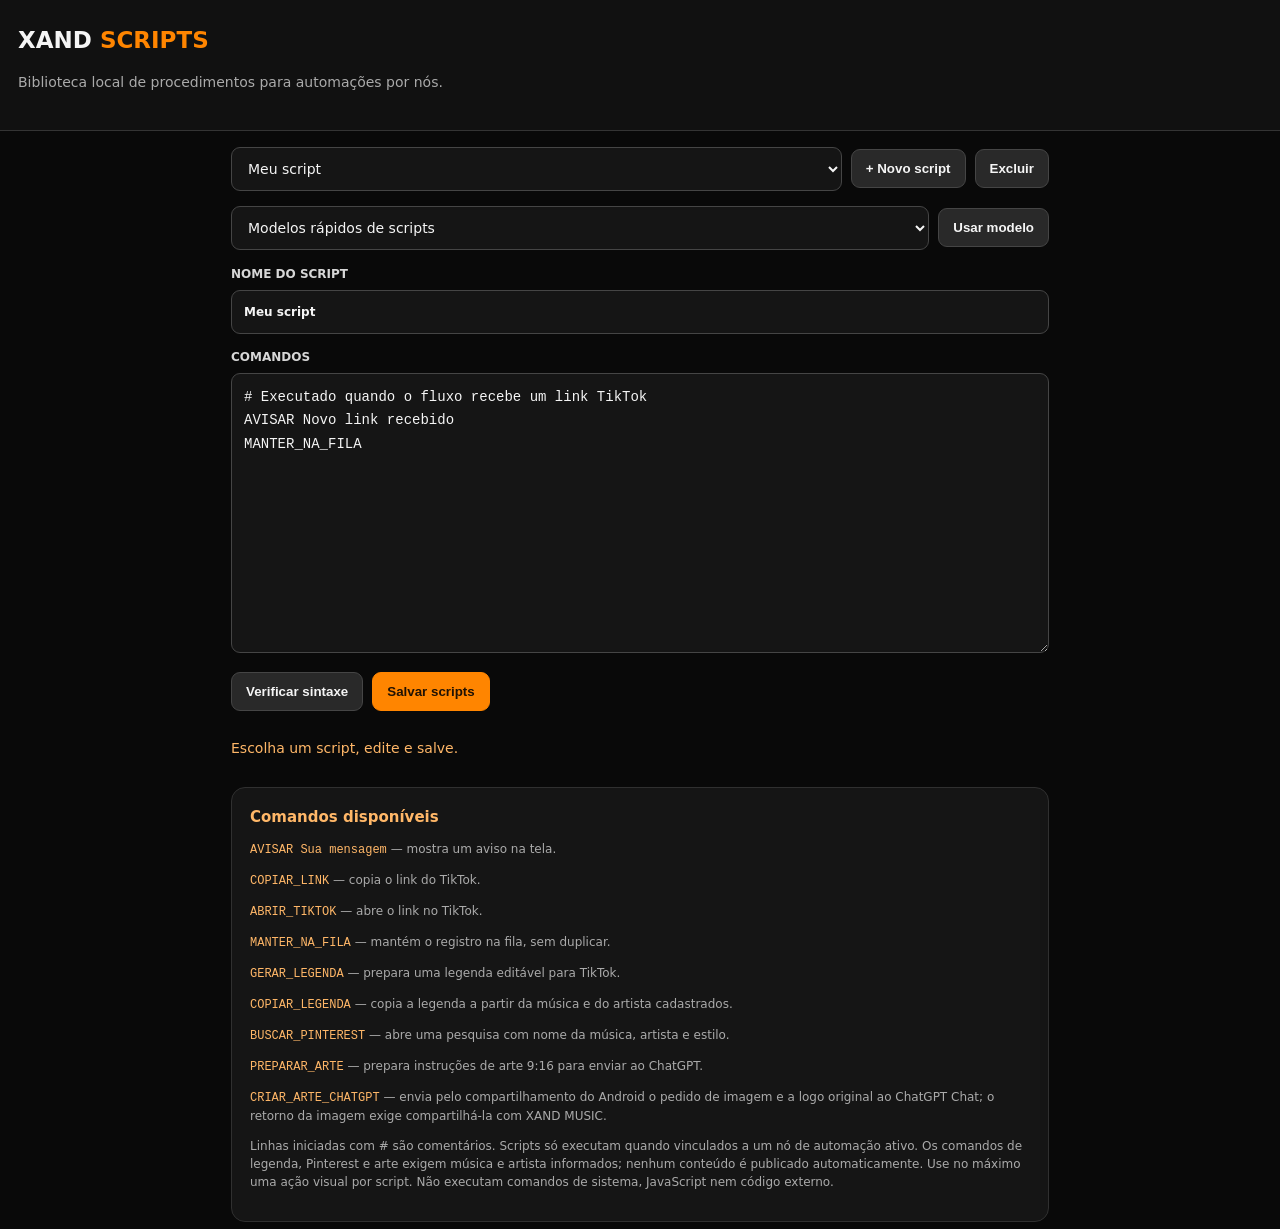
<file: android-share/app/src/main/assets/scripts.html>
<!doctype html><html lang="pt-BR"><head><meta charset="utf-8"><meta name="viewport" content="width=device-width,initial-scale=1,viewport-fit=cover"><title>XAND • Scripts</title>
<style>:root{color-scheme:dark;--bg:#090909;--panel:#151515;--accent:#ff8500;--fg:#f5f5f5;--muted:#aaa}*{box-sizing:border-box}body{margin:0;background:var(--bg);color:var(--fg);font:14px/1.5 system-ui,-apple-system,Segoe UI,sans-serif}header{padding:23px 18px;border-bottom:1px solid #343434;background:#111}h1{font-size:23px;margin:0}h1 span{color:var(--accent)}p{color:var(--muted)}main{max-width:850px;padding:16px;margin:0 auto}.row{display:flex;flex-wrap:wrap;gap:9px;align-items:center;margin-bottom:15px}button{cursor:pointer;background:#292929;color:var(--fg);border:1px solid #454545;padding:11px 14px;border-radius:9px;font-weight:700}button.primary{background:var(--accent);border-color:var(--accent);color:#201204}input,select,textarea{background:#151515;color:var(--fg);border:1px solid #454545;border-radius:9px;font:inherit;padding:12px;width:100%}.row select{flex:1;min-width:170px}.field{display:block;margin:14px 0;font-weight:700;font-size:12px;color:#d7d7d7}.field input,.field textarea{margin-top:7px}.editor{font:14px/1.7 ui-monospace,SFMono-Regular,Consolas,monospace;min-height:280px;resize:vertical;tab-size:2;white-space:pre}article{background:var(--panel);border:1px solid #303030;border-radius:14px;padding:18px;margin-top:16px}article h2{font-size:15px;margin:0 0 8px;color:#ffb768}.help{font-size:12px;color:#aaa}.help code{color:#ffb768;font-family:monospace}.status{padding:12px 0;color:#ffb768;min-height:40px}button:focus-visible,input:focus-visible,select:focus-visible,textarea:focus-visible{outline:2px solid var(--accent)}@media(max-width:520px){main{padding:12px}header{padding:18px 14px}.row button{flex:1 1 auto}}
</style></head><body>
<header><h1>XAND <span>SCRIPTS</span></h1><p>Biblioteca local de procedimentos para automações por nós.</p></header>
<main>
<div class="row"><select id="list" aria-label="Escolher script"></select><button id="new">+ Novo script</button><button id="remove">Excluir</button></div>
<div class="row"><select id="template" aria-label="Modelo de script"><option value="">Modelos rápidos de scripts</option><option value="caption">Gerar legenda TikTok</option><option value="copycaption">Copiar legenda pronta</option><option value="pinterest">Pesquisar imagem Pinterest</option><option value="art">Preparar instruções de arte</option><option value="chatgpt">Criar arte pelo ChatGPT Chat</option></select><button id="useTemplate" type="button">Usar modelo</button></div>
<label class="field">NOME DO SCRIPT <input id="name" maxlength="80" placeholder="Ex.: Link recebido → aviso"></label>
<label class="field">COMANDOS <textarea id="code" class="editor" spellcheck="false" placeholder="AVISAR Link recebido&#10;COPIAR_LINK"></textarea></label>
<div class="row"><button id="check">Verificar sintaxe</button><button id="save" class="primary">Salvar scripts</button></div><div class="status" id="status" role="status"></div>
<article><h2>Comandos disponíveis</h2><p class="help"><code>AVISAR Sua mensagem</code> — mostra um aviso na tela.</p><p class="help"><code>COPIAR_LINK</code> — copia o link do TikTok.</p><p class="help"><code>ABRIR_TIKTOK</code> — abre o link no TikTok.</p><p class="help"><code>MANTER_NA_FILA</code> — mantém o registro na fila, sem duplicar.</p><p class="help"><code>GERAR_LEGENDA</code> — prepara uma legenda editável para TikTok.</p><p class="help"><code>COPIAR_LEGENDA</code> — copia a legenda a partir da música e do artista cadastrados.</p><p class="help"><code>BUSCAR_PINTEREST</code> — abre uma pesquisa com nome da música, artista e estilo.</p><p class="help"><code>PREPARAR_ARTE</code> — prepara instruções de arte 9:16 para enviar ao ChatGPT.</p><p class="help"><code>CRIAR_ARTE_CHATGPT</code> — envia pelo compartilhamento do Android o pedido de imagem e a logo original ao ChatGPT Chat; o retorno da imagem exige compartilhá-la com XAND MUSIC.</p><p class="help">Linhas iniciadas com # são comentários. Scripts só executam quando vinculados a um nó de automação ativo. Os comandos de legenda, Pinterest e arte exigem música e artista informados; nenhum conteúdo é publicado automaticamente. Use no máximo uma ação visual por script. Não executam comandos de sistema, JavaScript nem código externo.</p></article>
</main><script>
(()=>{
'use strict';
const $=id=>document.getElementById(id),bridge=window.XandScripts;
let scripts=[],index=0;
const uid=()=> 'script_'+Date.now().toString(36)+Math.random().toString(36).slice(2,6);
const blank=()=>({id:uid(),name:'Meu script',body:'# Executado quando o fluxo recebe um link TikTok\nAVISAR Novo link recebido\nMANTER_NA_FILA'});
const current=()=>scripts[index];
const message=t=>$('status').textContent=t;
function collect(){let item=current();if(!item)return;item.name=$('name').value.trim().slice(0,80)||'Sem nome';item.body=$('code').value;}
function render(){let list=$('list');list.replaceChildren();scripts.forEach((item,i)=>{let option=document.createElement('option');option.value=String(i);option.textContent=item.name;list.append(option)});list.value=String(index);$('name').value=current()?.name||'';$('code').value=current()?.body||'';}
try{let stored=JSON.parse(bridge?.load()||'{}');if(Array.isArray(stored.scripts))scripts=stored.scripts.filter(v=>v&&typeof v.id==='string'&&typeof v.body==='string')}catch(e){}
if(!scripts.length)scripts=[blank()];
render();message('Escolha um script, edite e salve.');
$('name').oninput=()=>{collect();$('list').selectedOptions[0].textContent=current().name;};
$('code').oninput=collect;
$('list').onchange=()=>{collect();index=Number($('list').value)||0;render();};
$('new').onclick=()=>{collect();if(scripts.length>=30){message('Limite de 30 scripts.');return}scripts.push(blank());index=scripts.length-1;render();message('Novo script criado. Salve quando terminar.')};
$('remove').onclick=()=>{if(!confirm('Excluir este script da biblioteca?'))return;scripts.splice(index,1);if(!scripts.length)scripts=[blank()];index=Math.min(index,scripts.length-1);render();message('Script excluído. Salve para confirmar a alteração.')};

const examples={
 caption:{name:'Legenda TikTok',body:'# Exige nome da música e artista cadastrados\nGERAR_LEGENDA'},
 copycaption:{name:'Copiar legenda',body:'# Copia legenda para a área de transferência\nCOPIAR_LEGENDA'},
 pinterest:{name:'Buscar imagem no Pinterest',body:'# Pesquisa imagens relacionadas à música\nBUSCAR_PINTEREST'},
 art:{name:'Preparar arte XAND MUSIC',body:'# Abre o compartilhamento de instruções para arte 9:16\nPREPARAR_ARTE'},
 chatgpt:{name:'Criar arte no ChatGPT Chat',body:'# Envia a solicitação de criação ao ChatGPT Chat\nCRIAR_ARTE_CHATGPT'}
};
$('useTemplate').onclick=()=>{let example=examples[$('template').value];if(!example){message('Escolha um modelo.');return}current().name=example.name;current().body=example.body;render();message('Modelo carregado. Salve para confirmar.')};
$('check').onclick=()=>{collect();message(bridge?.check(current().body)||'Verificação indisponível.')};

$('save').onclick=()=>{collect();try{let result=bridge?.save(JSON.stringify({version:1,scripts}));message(result==='OK'?'Scripts salvos neste Motorola.':(result||'Erro ao salvar.'))}catch(e){message('Falha ao salvar.')}};
})();
</script></body></html>
</file>
<file: radar-lab.css>
:root{color-scheme:dark;--bg:#080d16;--side:#0b111b;--panel:#111b28;--panel2:#131f2d;--stroke:#293545;--muted:#8d9aac;--text:#f2f7fa;--green:#ccfb68;--cyan:#6ae5d4;--purple:#7383cf;--danger:#ff9296;--radius:17px}
*{box-sizing:border-box}html{scroll-behavior:smooth}body{margin:0;background:var(--bg);color:var(--text);font:14px/1.55 system-ui,-apple-system,"Segoe UI",sans-serif}button,input,select,textarea{font:inherit}button,a,label{touch-action:manipulation}button{cursor:pointer}button:disabled{opacity:.45;cursor:not-allowed}a{color:inherit}input,select,textarea{outline:0;width:100%;padding:11px 12px;border:1px solid #354352;border-radius:9px;background:#0b1420;color:#f1f7fa;min-width:0}input:focus,textarea:focus,select:focus{border-color:#a2db71;box-shadow:0 0 0 2px #baf66515}input::placeholder,textarea::placeholder{color:#697e90}textarea{resize:vertical;min-height:70px}select option{background:#0e1a28}.shell{display:grid;grid-template-columns:248px minmax(0,1fr);min-height:100dvh;max-width:1800px;margin:auto}.sidebar{background:var(--side);border-right:1px solid #23313e;min-height:100dvh;padding:25px 17px;display:flex;flex-direction:column;position:sticky;top:0;height:100dvh}.logo{font-size:19px;font-weight:900;letter-spacing:-1px;text-decoration:none;display:flex;align-items:center;gap:9px;padding:3px 9px;white-space:nowrap}.logo-spark{color:var(--green);font-size:25px}.bright{color:var(--green)}.sidebar-sub{margin:0 0 46px 48px;letter-spacing:3px;font-size:9px;font-weight:850;color:#8393a7}.side-label{color:#667a8e;font-size:10px;font-weight:850;letter-spacing:1.6px;margin:20px 11px 12px}.side-nav{display:grid;gap:4px}.side-nav a{text-decoration:none;display:flex;gap:13px;align-items:center;padding:11px 14px;border-radius:9px;color:#a0afc0;font-size:13px;font-weight:700}.side-nav a>span{font-size:18px;font-weight:400;color:#778b9e}.side-nav a:hover,.side-nav a.nav-active{background:#1d2b2e;color:#d8fb83}.side-nav a.nav-active:before{content:"";position:absolute;left:0;width:3px;height:24px;background:var(--green);border-radius:8px}.side-nav.secondary a{font-weight:500;font-size:12px;padding:9px 12px}.sidebar-bottom{border:1px solid #2e493b;padding:13px;border-radius:12px;background:#182720;margin-top:auto;font-size:11px;font-weight:760;color:#c9f7a0}.sidebar-bottom small{display:block;margin-top:5px;font-weight:450;color:#94a99a}.online-pip{display:inline-block;width:8px;height:8px;border-radius:50%;background:var(--green);box-shadow:0 0 10px #c8fa6875;margin-right:6px}.main{min-width:0;padding:0 clamp(18px,3vw,44px) 36px}.topbar{height:66px;border-bottom:1px solid #253340;display:flex;justify-content:space-between;align-items:center;font-size:11px;letter-spacing:1.15px}.path-muted{color:#7d8da0}.path-slash{color:#415568}.top-actions{display:flex;align-items:center;gap:22px}.header-chip{border:1px solid #364c3a;border-radius:99px;padding:6px 10px;color:#d6f9a2;font-weight:780;font-size:10px}.header-link{font-size:11px;text-decoration:none;color:#b5c3d3}.header-link:hover{text-decoration:underline}.hero{display:grid;grid-template-columns:minmax(0,1fr) minmax(215px,.44fr);min-height:360px;overflow:hidden;position:relative;align-items:center;border-bottom:1px solid #283542}.hero:before{content:"";position:absolute;right:9%;top:-80px;width:450px;height:380px;background:radial-gradient(ellipse,#a0f7560e,transparent 68%);pointer-events:none}.hero-copy{position:relative;z-index:1;padding:57px 0}.eyebrow,.section-kicker{color:var(--green);font-size:11px;font-weight:850;letter-spacing:1.7px}.dash{color:#596f6d;margin:0 7px}h1{font-size:clamp(31px,4.4vw,61px);line-height:1.07;font-weight:830;letter-spacing:-.063em;margin:24px 0 18px}h1 em{color:var(--green);font-style:normal}.hero p{font-size:14px;color:#a8b6c3;max-width:625px;line-height:1.75;margin:0 0 26px}.hero-buttons,.lab-buttons,.inspector-actions{display:flex;gap:10px;flex-wrap:wrap}.btn{border:1px solid #384757;background:#1b2a37;color:#dae6ee;text-decoration:none;border-radius:9px;padding:11px 16px;min-height:42px;display:inline-flex;align-items:center;justify-content:center;gap:9px;font-weight:770;line-height:1.2;transition:background .14s,border-color .14s}.btn:hover{background:#2a3d4c}.btn.primary{background:var(--green);border-color:var(--green);color:#12201b}.btn.primary:hover{background:#defd9b}.btn.outline{background:#13202d;border-color:#34475a}.btn.wide{width:100%}.btn.small{font-size:11px;min-height:38px;padding:9px 11px}.hero-decoration{height:300px;position:relative;display:flex;align-items:center;justify-content:center}.glow-orbit{width:260px;height:260px;border-radius:50%;border:1px solid #687c5a4a;position:absolute;box-shadow:0 0 110px #d3ff5620,inset 0 0 65px #c8fc5e10}.glow-orbit:before,.glow-orbit:after{content:"";position:absolute;inset:25px;border-radius:50%;border:1px dashed #93d66a46}.glow-orbit:after{inset:49px;border-style:solid}.circle-core{height:110px;width:110px;position:relative;z-index:1;display:grid;place-items:center;background:linear-gradient(145deg,#d9ff8c,#b9ee55);box-shadow:0 0 80px #a6f16d35;border-radius:50%;color:#182719;font-size:77px;font-weight:200}.hero-bars{display:flex;align-items:center;gap:4px;position:absolute;width:90%;justify-content:center;bottom:9px;height:65px;opacity:.78}.hero-bars i{display:block;height:15px;width:8px;background:#a2e969;border-radius:10px}.hero-bars i:nth-child(3n){height:42px}.hero-bars i:nth-child(2n){height:28px;background:#6f9d8c}.hero-bars i:nth-child(7n){height:63px}.visual-label{position:absolute;top:6px;right:0;color:#5b7766;font-size:9px;letter-spacing:2px}.metrics{display:grid;grid-template-columns:repeat(4,minmax(0,1fr));padding:25px 0;gap:13px;border-bottom:1px solid #263645}.metric{border:1px solid #273648;background:linear-gradient(135deg,#111e2d,#101a26);padding:17px 20px;border-radius:12px;min-width:0}.metric-label{font-size:9px;font-weight:800;color:#8798a8;letter-spacing:1.35px}.metric b{display:block;font-size:30px;line-height:1.35;letter-spacing:-.5px;margin:7px 0 0}.metric b.metric-live{font-size:23px;color:var(--green)}.metric small{font-size:11px;color:#6e8499}.section{padding-top:36px;scroll-margin-top:25px}.section-title{display:flex;align-items:end;justify-content:space-between;gap:10px;margin-bottom:20px}.section-title h2{font-size:27px;line-height:1.2;letter-spacing:-.75px;margin:6px 0 6px}.section-title p{font-size:13px;color:#8598a9;margin:0}.section-dim{font-size:23px;color:#456356;margin-left:4px}.section-tag{white-space:nowrap;color:#899dad;background:#101d2a;border:1px solid #304050;font-size:10px;padding:5px 10px;border-radius:6px;letter-spacing:.6px;font-weight:800}.section-tag.green{color:#c9f3a2;border-color:#486743}.columns{display:grid;gap:16px}.discovery-grid{grid-template-columns:1fr 1fr}.lab-grid{grid-template-columns:1.22fr .78fr;align-items:start}.performance-grid{grid-template-columns:repeat(3,minmax(0,1fr))}.panel{background:var(--panel);border:1px solid var(--stroke);border-radius:var(--radius);padding:23px;min-width:0}.panel h3{font-size:16px;letter-spacing:-.3px;margin:0 0 22px}.panel h3 .subtle{font-size:10px;letter-spacing:1.15px;color:#758da0;font-weight:650;margin-left:5px}.field{display:flex;flex-direction:column;gap:7px;margin-bottom:14px}.field label{color:#9aaebf;font-size:10px;letter-spacing:1px;font-weight:800}.fields-2{display:grid;grid-template-columns:1fr 1fr;gap:11px}.fineprint{color:#8394a5;font-size:11px;line-height:1.65;margin:11px 0 0}.playlist{background:linear-gradient(135deg,#122421,#111b27 65%)}.playlist-head{display:flex;gap:13px;align-items:center;padding-bottom:12px;border-bottom:1px solid #2b3c49}.playlist-head h3{margin:0 0 3px}.playlist-head p{font-size:12px;color:#8c9fae;margin:0}.playlist-icon{height:43px;width:43px;display:grid;place-items:center;border-radius:10px;background:#a4f36c;color:#142319;font-size:24px;flex-shrink:0}.source-row{padding:16px 4px;display:grid;grid-template-columns:35px minmax(0,1fr) 15px;gap:10px;align-items:center;border-bottom:1px solid #2a3b43;text-decoration:none}.source-row:hover b{color:var(--green)}.source-row:last-child{border-bottom:0}.source-row>span:last-child{font-size:20px;color:#9aba9c}.source-symbol{font-size:12px;color:#6e8d7d}.source-row b{font-size:13px;display:block}.source-row small{display:block;font-size:11px;color:#839c9e}.lab-main{background:linear-gradient(145deg,#112223,#101a27 78%)}.lab-top,.live-id{display:flex;align-items:center;gap:9px}.lab-top{justify-content:space-between}.live-id{font-size:11px;letter-spacing:1.4px;font-weight:850;color:#a1b6ac}.live-dot{display:block;height:9px;width:9px;border-radius:50%;background:#566e71}.live-dot.active{background:var(--green);box-shadow:0 0 16px #b1ef66}.panel-no{font-size:9px;color:#6b8c84;letter-spacing:1.1px}.spectrum{border:1px solid #2d5145;border-radius:13px;position:relative;overflow:hidden;background:radial-gradient(ellipse at bottom,#2b5a3e28,transparent 85%),repeating-linear-gradient(0deg,transparent,transparent 39px,#52745a16 40px),linear-gradient(90deg,#10221e,#091825);height:226px;margin:16px 0}.spectrum-bars{position:absolute;left:18px;right:18px;top:22px;bottom:43px;display:flex;gap:4px;align-items:end;justify-content:center}.spectrum-bar{flex:1;max-width:16px;height:2%;border-radius:5px 5px 2px 2px;background:linear-gradient(0deg,#4c9188 0%,#a9e869 75%,#e4ffae 100%);opacity:.7;transition:height .08s linear}.frequency-axis{position:absolute;bottom:0;left:16px;right:16px;display:flex;justify-content:space-between;color:#7e9b8a;font-size:9px;font-weight:750;letter-spacing:1px;padding:11px 0}.audio-stats{display:grid;grid-template-columns:repeat(4,minmax(0,1fr));gap:10px;margin:15px 0 20px}.audio-stats>div{padding:13px 12px;background:#0e1b23;border:1px solid #284638;border-radius:10px;min-width:0}.audio-stats small{color:#89aa97;font-size:9px;font-weight:800;letter-spacing:.5px;display:block;min-height:30px}.audio-stats strong{color:#d4faab;font-size:22px;letter-spacing:-.5px}.status{font-size:12px;line-height:1.55;color:#b1d4ac;padding-top:10px;min-height:24px}.status.error{color:var(--danger)}.inspector-actions{margin-top:13px}.library-toolbar{display:flex;gap:9px;align-items:center;flex-wrap:wrap}.toolbar-search{flex:1 1 170px}.library-toolbar select{flex:0 1 190px}.library-toolbar input,.library-toolbar select{min-height:38px}.upload-label{cursor:pointer}.library-count{font-size:11px;color:#879aac;margin:17px 0 6px}.library-list{display:grid;gap:10px}.library-entry{display:grid;grid-template-columns:minmax(0,1fr) auto;gap:12px;align-items:center;border:1px solid #2d3c4c;border-radius:10px;background:#0c1723;padding:15px}.library-entry h4{font-size:14px;margin:0 0 3px;white-space:normal;overflow-wrap:anywhere}.library-entry p{color:#9bafc0;font-size:12px;margin:0 0 7px;overflow-wrap:anywhere}.entry-tags{display:flex;gap:6px;flex-wrap:wrap}.tag{display:inline-block;border:1px solid #3a5260;color:#a7c0cd;font-size:10px;border-radius:50px;padding:2px 8px}.tag.positive{color:#c9f6a0;border-color:#58754b}.tag.warning{color:#f4c9a2;border-color:#766144}.entry-actions{display:flex;gap:5px;flex-wrap:wrap;justify-content:end}.mini-btn{border:1px solid #3b4d5b;background:#172b37;color:#bdd4dc;border-radius:7px;padding:7px 10px;font-size:11px}.mini-btn:hover{border-color:#c1ef89}.mini-btn.danger:hover{border-color:#c96a74;color:#ffc5cc}.empty-state{text-align:center;padding:45px 15px;border:1px dashed #36495a;border-radius:10px;color:#8099a9}.big-stat{font-size:44px;line-height:1.25;font-weight:780;color:var(--green)}.performance-grid .panel p{font-size:12px;color:#91a3b4;margin:9px 0 0}.genre-breakdown{display:grid;gap:6px;font-size:12px;color:#c4d4db}.genre-row{display:flex;justify-content:space-between;border-bottom:1px solid #2d3c4a;padding:4px 0}.notice{background:#161e25;border-left:3px solid #91a8a0;color:#aebec9;border-radius:8px;padding:14px 16px;margin-top:15px;font-size:12px}.notice b{color:#e2ecf1}footer{border-top:1px solid #293744;margin-top:60px;padding:22px 0;font-size:11px;color:#657e91}footer a{color:#bbdb8b;margin-left:7px}
@media(max-width:1150px){.shell{grid-template-columns:200px minmax(0,1fr)}.sidebar{padding:22px 11px}.hero-decoration{opacity:.8}.metrics{grid-template-columns:repeat(2,minmax(0,1fr))}.lab-grid{grid-template-columns:1fr}.performance-grid{grid-template-columns:repeat(3,minmax(0,1fr))}}
@media(max-width:780px){.shell{display:block}.sidebar{position:static;height:auto;min-height:0;padding:10px 17px;border-right:0;border-bottom:1px solid #293b47}.sidebar-sub,.side-label,.side-nav.secondary,.sidebar-bottom{display:none}.logo{font-size:16px}.side-nav{display:flex;overflow-x:auto;gap:3px;margin-top:7px}.side-nav a{white-space:nowrap;font-size:11px;padding:7px 10px}.side-nav a.nav-active:before{display:none}.main{padding:0 17px 20px}.topbar{height:50px}.header-link{display:none}.hero{grid-template-columns:1fr;min-height:0}.hero-copy{padding:38px 0}.hero-decoration{display:none}.discovery-grid{grid-template-columns:1fr}.section-title{align-items:start;flex-wrap:wrap}.section{padding-top:30px}.performance-grid{grid-template-columns:1fr}.audio-stats{grid-template-columns:repeat(2,minmax(0,1fr))}.library-entry{grid-template-columns:1fr}.entry-actions{justify-content:start}.metrics{padding:15px 0}.metric{padding:12px}}
@media(max-width:430px){.hero-buttons{display:grid}.btn{min-width:0}.fields-2{grid-template-columns:1fr}.lab-buttons{display:grid}.audio-stats strong{font-size:19px}.panel{padding:15px}.metric b{font-size:24px}.metric-label{font-size:8px}}
@media(prefers-reduced-motion:reduce){*,*:before,*:after{scroll-behavior:auto!important;transition:none!important}}
</file>
